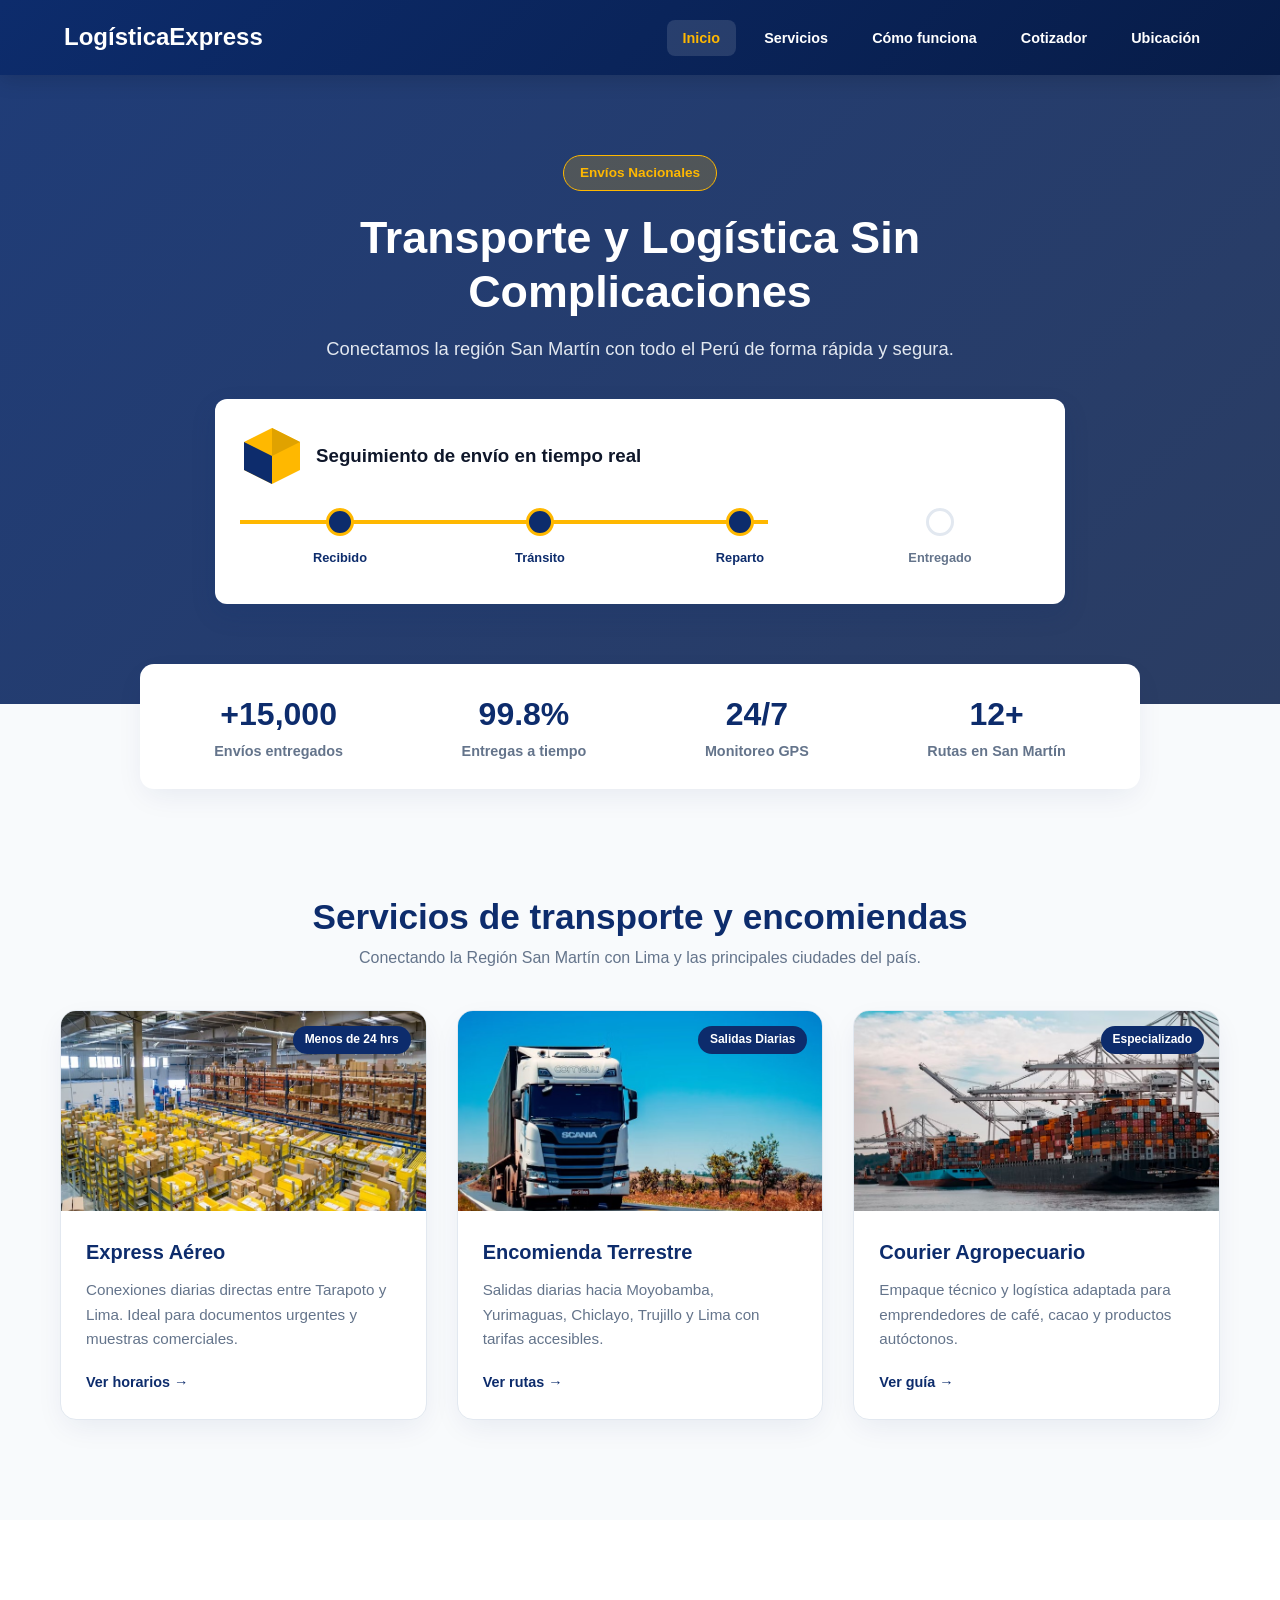
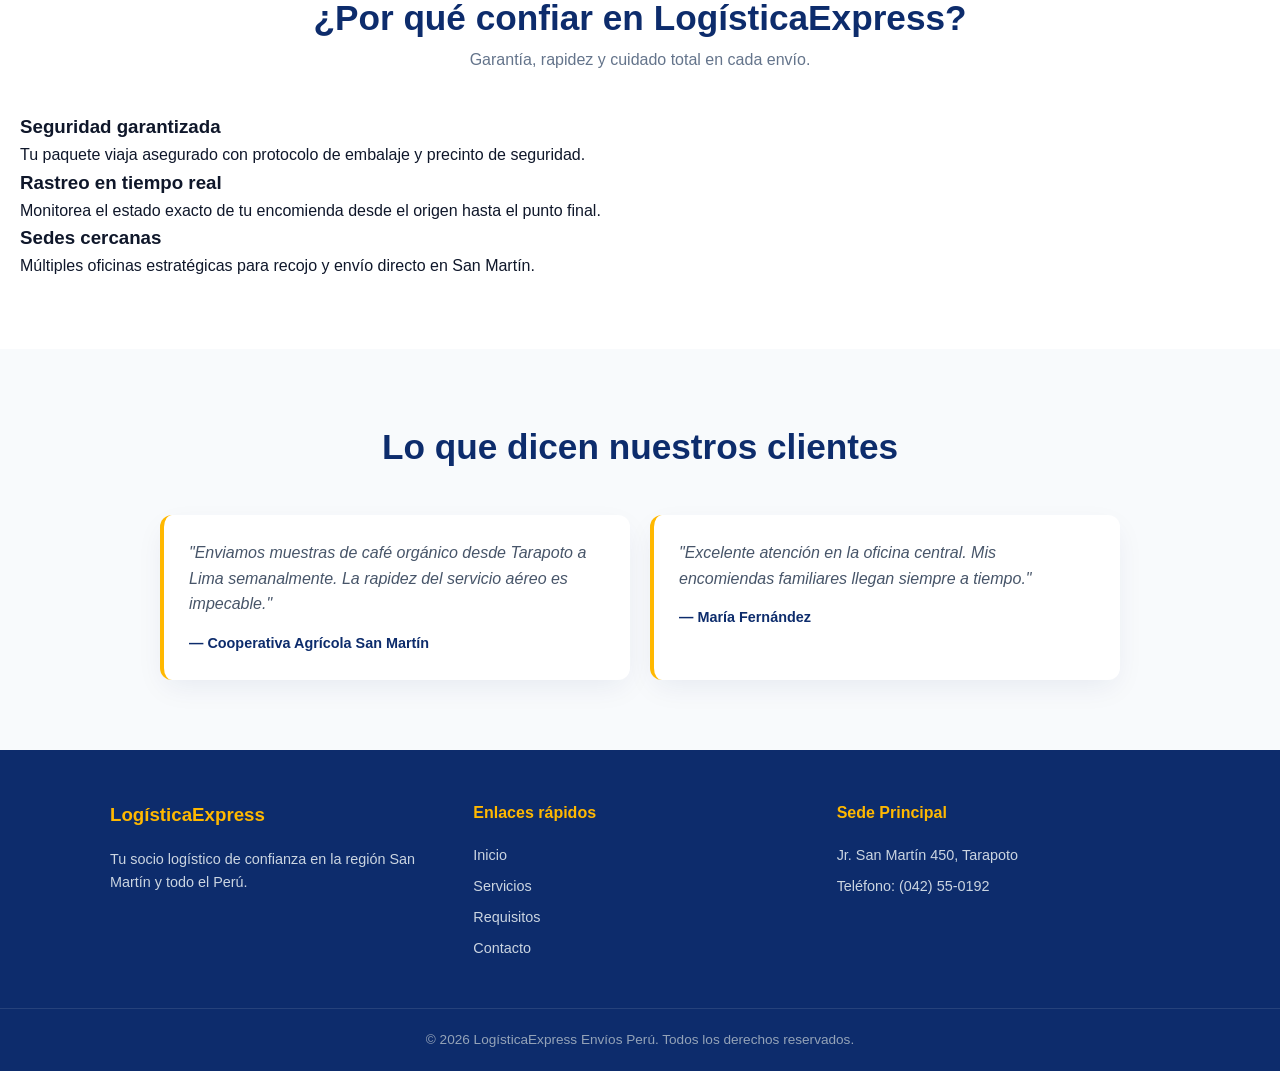
<file: index.html>
<!DOCTYPE html>
<html lang="es">
<head>
  <meta charset="UTF-8">
  <meta name="viewport" content="width=device-width, initial-scale=1.0">
  <meta name="description" content="LogísticaExpress Perú - Envíos, encomiendas y mensajería en Tarapoto y la Amazonía.">
  <title>Inicio — LogísticaExpress Perú</title>
  <link rel="stylesheet" href="CSS/inicio.css">
</head>
<body>

  <!-- ENCABEZADO Y NAVEGACIÓN -->
  <header>
    <a href="index.html" class="logo">LogísticaExpress</a>
    <nav>
      <ul>
        <li><a href="index.html" class="active">Inicio</a></li>
        <li><a href="HTML/servicios.html">Servicios</a></li>
        <li class="dropdown">
          <a href="HTML/requisitos.html">Cómo funciona</a>
          <ul class="dropdown-menu">
            <li><a href="HTML/requisitos.html#pasos">Pasos para enviar</a></li>
            <li><a href="HTML/requisitos.html#requisitos">Requisitos por tipo</a></li>
            <li><a href="HTML/requisitos.html#prohibidos">Artículos prohibidos</a></li>
          </ul>
        </li>
        <li><a href="HTML/formulario.html">Cotizador</a></li>
        <li><a href="HTML/contacto.html">Ubicación</a></li>
      </ul>
    </nav>
  </header>

  <main>
    <!-- HERO SECTION -->
    <section class="hero">
  <div class="hero-overlay"></div>
  <div class="hero-content">
    <span class="badge">Envíos Nacionales</span>
    <h1>Transporte y Logística Sin Complicaciones</h1>
    <p>Conectamos la región San Martín con todo el Perú de forma rápida y segura.</p>

    <!-- ==================== AQUÍ AGREGAS EL MÓDULO ==================== -->
    <div class="tracking-container">
      <div class="rastreo-header">
        <!-- EFECTO 3: Ícono SVG de paquete animado -->
        <svg class="svg-paquete-animado" viewBox="0 0 64 64" width="64" height="64">
          <path fill="#ffb800" d="M32 4L4 18v28l28 14 28-14V18L32 4z"/>
          <path fill="#e0a200" d="M32 4v28l28-14L32 4z"/>
          <path fill="#0d2c6c" d="M4 18l28 14v28L4 46V18z"/>
        </svg>
        <h3>Seguimiento de envío en tiempo real</h3>
      </div>

      <!-- RF-30.2: Línea de tiempo -->
      <div class="timeline">
        <div class="timeline-bar"></div>
        <div class="timeline-step active">
          <div class="step-dot"></div>
          <span class="step-label">Recibido</span>
        </div>
        <div class="timeline-step active">
          <div class="step-dot"></div>
          <span class="step-label">Tránsito</span>
        </div>
        <div class="timeline-step active">
          <div class="step-dot"></div>
          <span class="step-label">Reparto</span>
        </div>
        <div class="timeline-step">
          <div class="step-dot"></div>
          <span class="step-label">Entregado</span>
        </div>
      </div>
    </div>
    <!-- ================================================================ -->

  </div>
</section>

    <!-- ESTADÍSTICAS -->
    <section class="stats-bar">
      <div class="stat-item">
        <h2>+15,000</h2>
        <p>Envíos entregados</p>
      </div>
      <div class="stat-item">
        <h2>99.8%</h2>
        <p>Entregas a tiempo</p>
      </div>
      <div class="stat-item">
        <h2>24/7</h2>
        <p>Monitoreo GPS</p>
      </div>
      <div class="stat-item">
        <h2>12+</h2>
        <p>Rutas en San Martín</p>
      </div>
    </section>

    <!-- CATÁLOGO DE SERVICIOS -->
    <section class="resumen-inicio" id="servicios">
      <div class="section-title">
        <h2>Servicios de transporte y encomiendas</h2>
        <p>Conectando la Región San Martín con Lima y las principales ciudades del país.</p>
      </div>

      <div class="resumen-grid">
        <article class="resumen-card">
          <div class="card-img-wrapper">
            <img src="aereo.jpg" alt="Carga Aérea Express">
            <span class="card-badge">Menos de 24 hrs</span>
          </div>
          <div class="resumen-card-body">
            <h3>Express Aéreo</h3>
            <p>Conexiones diarias directas entre Tarapoto y Lima. Ideal para documentos urgentes y muestras comerciales.</p>
            <a href="HTML/expresoaereo.html" class="link-btn">Ver horarios →</a>
          </div>
        </article>

        <article class="resumen-card">
          <div class="card-img-wrapper">
            <img src="terrestre.jpg" alt="Encomienda Terrestre">
            <span class="card-badge">Salidas Diarias</span>
          </div>
          <div class="resumen-card-body">
            <h3>Encomienda Terrestre</h3>
            <p>Salidas diarias hacia Moyobamba, Yurimaguas, Chiclayo, Trujillo y Lima con tarifas accesibles.</p>
            <a href="HTML/encomiendaterrestre.html" class="link-btn">Ver rutas →</a>
          </div>
        </article>

        <article class="resumen-card">
          <div class="card-img-wrapper">
            <img src="agropecuario.jpg" alt="Courier Agropecuario">
            <span class="card-badge">Especializado</span>
          </div>
          <div class="resumen-card-body">
            <h3>Courier Agropecuario</h3>
            <p>Empaque técnico y logística adaptada para emprendedores de café, cacao y productos autóctonos.</p>
            <a href="HTML/courieragropecuario.html" class="link-btn">Ver guía →</a>
          </div>
        </article>
      </div>
    </section>

    <!-- VENTAJAS / POR QUÉ ELEGIRNOS -->
    <section class="features-section" id="beneficios">
      <div class="section-title">
        <h2>¿Por qué confiar en LogísticaExpress?</h2>
        <p>Garantía, rapidez y cuidado total en cada envío.</p>
      </div>

      <div class="features-grid">
        <div class="feature-box">
          <h3>Seguridad garantizada</h3>
          <p>Tu paquete viaja asegurado con protocolo de embalaje y precinto de seguridad.</p>
        </div>
        <div class="feature-box">
          <h3>Rastreo en tiempo real</h3>
          <p>Monitorea el estado exacto de tu encomienda desde el origen hasta el punto final.</p>
        </div>
        <div class="feature-box">
          <h3>Sedes cercanas</h3>
          <p>Múltiples oficinas estratégicas para recojo y envío directo en San Martín.</p>
        </div>
      </div>
    </section>

    <!-- TESTIMONIOS -->
    <section class="testimonials-section" id="testimonios">
      <div class="section-title">
        <h2>Lo que dicen nuestros clientes</h2>
      </div>

      <div class="testimonials-grid">
        <div class="testimonial-card">
          <p>"Enviamos muestras de café orgánico desde Tarapoto a Lima semanalmente. La rapidez del servicio aéreo es impecable."</p>
          <h4>— Cooperativa Agrícola San Martín</h4>
        </div>
        <div class="testimonial-card">
          <p>"Excelente atención en la oficina central. Mis encomiendas familiares llegan siempre a tiempo."</p>
          <h4>— María Fernández</h4>
        </div>
      </div>
    </section>
  </main>

  <!-- PIE DE PÁGINA -->
  <footer>
    <div class="footer-container">
      <div class="footer-col">
        <h3>LogísticaExpress</h3>
        <p>Tu socio logístico de confianza en la región San Martín y todo el Perú.</p>
      </div>
      <div class="footer-col">
        <h4>Enlaces rápidos</h4>
        <ul>
          <li><a href="index.html">Inicio</a></li>
          <li><a href="HTML/servicios.html">Servicios</a></li>
          <li><a href="HTML/requisitos.html">Requisitos</a></li>
          <li><a href="HTML/contacto.html">Contacto</a></li>
        </ul>
      </div>
      <div class="footer-col">
        <h4>Sede Principal</h4>
        <p>Jr. San Martín 450, Tarapoto</p>
        <p>Teléfono: (042) 55-0192</p>
      </div>
    </div>
    <div class="footer-bottom">
      <p>&copy; 2026 LogísticaExpress Envíos Perú. Todos los derechos reservados.</p>
    </div>
  </footer>

</body>
</html>
</file>
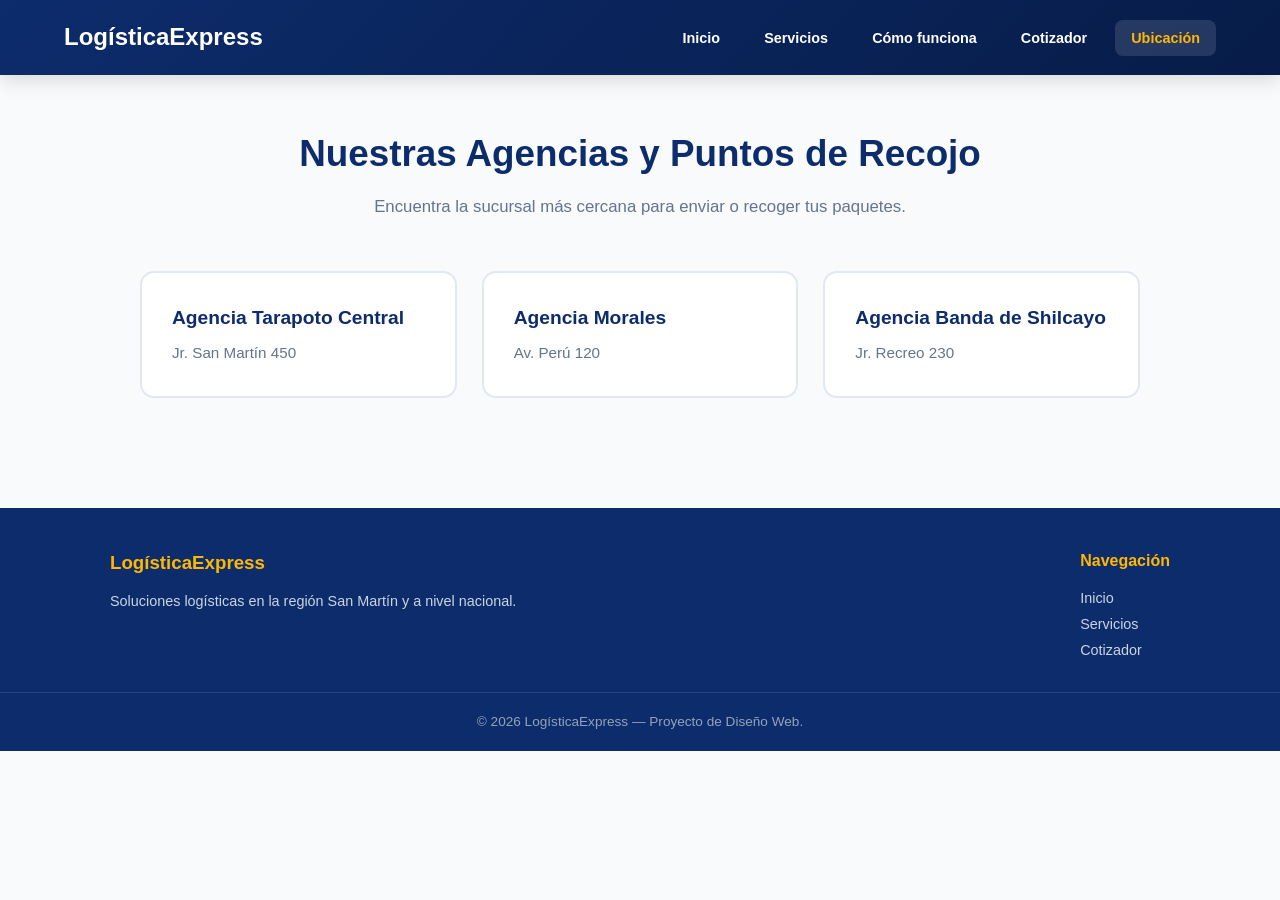
<file: HTML/contacto.html>
<!DOCTYPE html>
<html lang="es">
<head>
  <meta charset="UTF-8">
  <meta name="viewport" content="width=device-width, initial-scale=1.0">
  <meta name="description" content="Ubicación y puntos de recojo - LogísticaExpress">
  <title>Ubicación y Agencias — LogísticaExpress</title>
  <link rel="stylesheet" href="../CSS/servicios.css">
</head>
<body>

  <!-- ENCABEZADO Y NAVEGACIÓN -->
  <header>
    <a href="../index.html" class="logo">LogísticaExpress</a>
    <nav>
      <ul>
        <li><a href="../index.html">Inicio</a></li>
        <li><a href="servicios.html">Servicios</a></li>
        <li class="dropdown">
          <a href="requisitos.html">Cómo funciona</a>
          <ul class="dropdown-menu">
            <li><a href="requisitos.html#pasos">Pasos para enviar</a></li>
            <li><a href="requisitos.html#requisitos">Requisitos por tipo</a></li>
            <li><a href="requisitos.html#prohibidos">Artículos prohibidos</a></li>
          </ul>
        </li>
        <li><a href="formulario.html">Cotizador</a></li>
        <li><a href="contacto.html" class="active">Ubicación</a></li>
      </ul>
    </nav>
  </header>

  <main>
    <section class="page-header">
      <h1>Nuestras Agencias y Puntos de Recojo</h1>
      <p class="subtitulo">Encuentra la sucursal más cercana para enviar o recoger tus paquetes.</p>
    </section>

    <!-- PUNTOS DE RECOJO CON ANIMACIÓN ESCALONADA -->
    <section class="puntos-recojo-grid">
      <div class="punto-card" style="--i: 1;">
        <h3>Agencia Tarapoto Central</h3>
        <p>Jr. San Martín 450</p>
      </div>
      <div class="punto-card" style="--i: 2;">
        <h3>Agencia Morales</h3>
        <p>Av. Perú 120</p>
      </div>
      <div class="punto-card" style="--i: 3;">
        <h3>Agencia Banda de Shilcayo</h3>
        <p>Jr. Recreo 230</p>
      </div>
    </section>
  </main>

  <!-- PIE DE PÁGINA -->
  <footer>
    <div class="footer-container">
      <div class="footer-col">
        <h3>LogísticaExpress</h3>
        <p>Soluciones logísticas en la región San Martín y a nivel nacional.</p>
      </div>
      <div class="footer-col">
        <h4>Navegación</h4>
        <ul>
          <li><a href="../index.html">Inicio</a></li>
          <li><a href="servicios.html">Servicios</a></li>
          <li><a href="formulario.html">Cotizador</a></li>
        </ul>
      </div>
    </div>
    <div class="footer-bottom">
      <p>&copy; 2026 LogísticaExpress — Proyecto de Diseño Web.</p>
    </div>
  </footer>

</body>
</html>
</file>
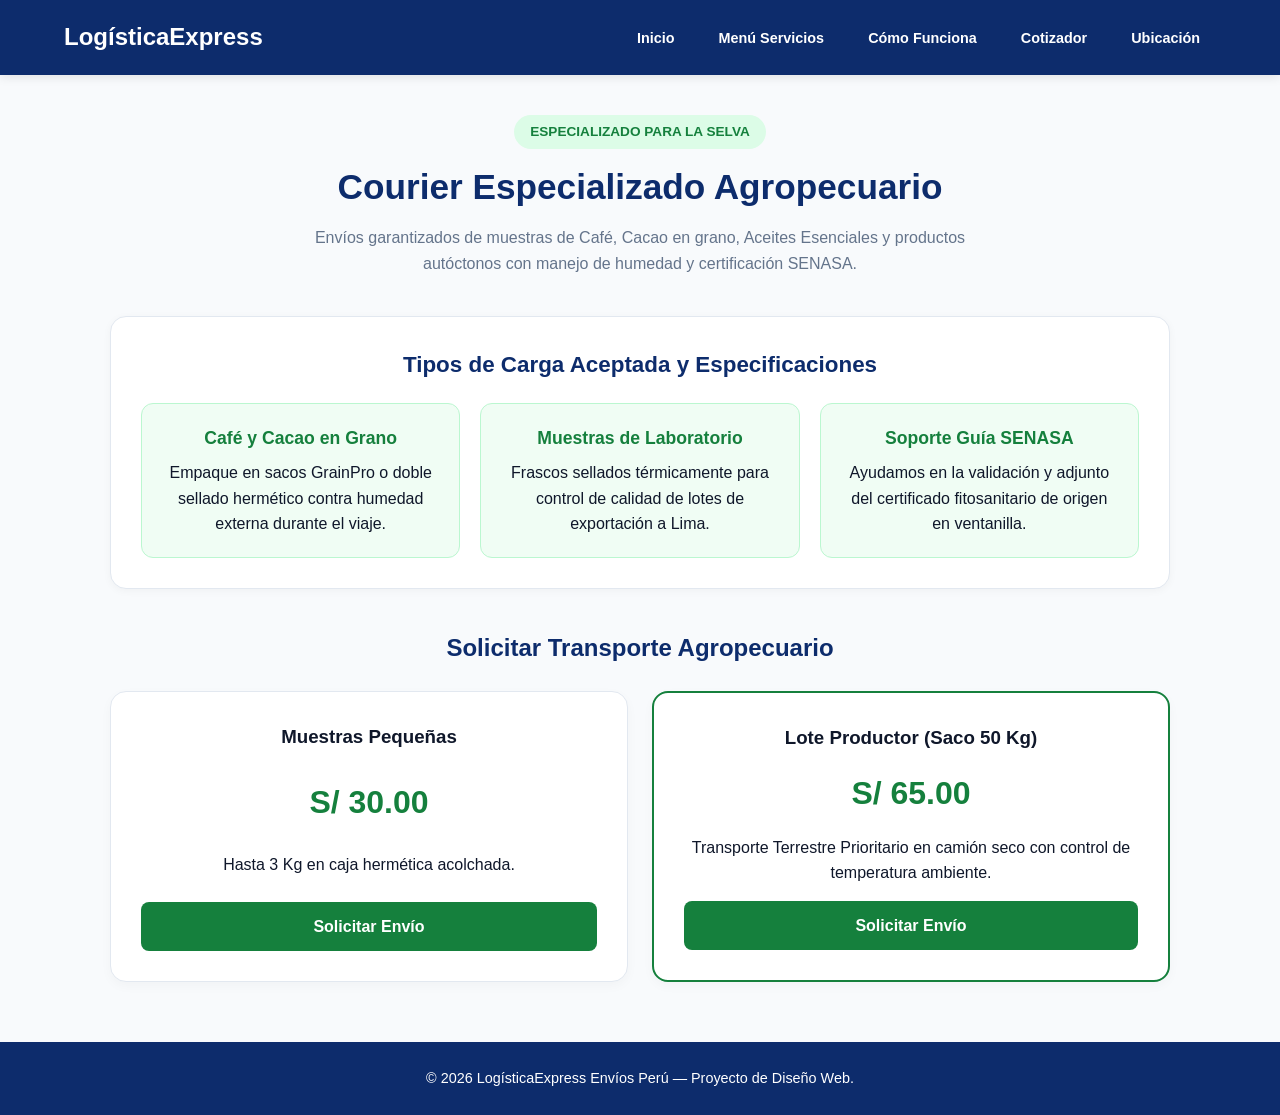
<file: HTML/courieragropecuario.html>
<!DOCTYPE html>
<html lang="es">
<head>
  <meta charset="UTF-8">
  <meta name="viewport" content="width=device-width, initial-scale=1.0">
  <title>Courier Agropecuario | LogísticaExpress</title>
  <link rel="stylesheet" href="../CSS/Courieragropecuario.css">
</head>
<body>

  <header>
    <a href="../index.html" class="logo">LogísticaExpress</a>
    <nav>
      <ul>
        <li><a href="../index.html">Inicio</a></li>
        <li class="dropdown">
          <a href="servicios.html" class="dropdown-btn">Menú Servicios</a>
          <ul class="dropdown-menu">
            <li><a href="expresoaereo.html">Expreso Aéreo</a></li>
            <li><a href="encomiendaterrestre.html">Encomienda Terrestre</a></li>
            <li><a href="courieragropecuario.html">Courier Agropecuario</a></li>
            <li><a href="servicios.html">Todos los Servicios</a></li>
          </ul>
        </li>
        <li><a href="requisitos.html">Cómo Funciona</a></li>
        <li><a href="formulario.html">Cotizador</a></li>
        <li><a href="contacto.html">Ubicación</a></li>
      </ul>
    </nav>
  </header>

  <main>
    <div class="service-hero">
      <span class="badge agro">Especializado para la Selva</span>
      <h1>Courier Especializado Agropecuario</h1>
      <p>Envíos garantizados de muestras de Café, Cacao en grano, Aceites Esenciales y productos autóctonos con manejo de humedad y certificación SENASA.</p>
    </div>

    <!-- REQUISITOS Y EMPAQUE -->
    <section class="info-block">
      <h2>Tipos de Carga Aceptada y Especificaciones</h2>
      <div class="agro-grid">
        <div class="agro-item">
          <h3>Café y Cacao en Grano</h3>
          <p>Empaque en sacos GrainPro o doble sellado hermético contra humedad externa durante el viaje.</p>
        </div>
        <div class="agro-item">
          <h3>Muestras de Laboratorio</h3>
          <p>Frascos sellados térmicamente para control de calidad de lotes de exportación a Lima.</p>
        </div>
        <div class="agro-item">
          <h3>Soporte Guía SENASA</h3>
          <p>Ayudamos en la validación y adjunto del certificado fitosanitario de origen en ventanilla.</p>
        </div>
      </div>
    </section>

    <!-- SELECCIÓN Y SOLICITUD -->
    <section class="buy-section">
      <h2>Solicitar Transporte Agropecuario</h2>
      <div class="agro-plans">
        <div class="plan-card">
          <h3>Muestras Pequeñas</h3>
          <div class="price">S/ 30.00</div>
          <p>Hasta 3 Kg en caja hermética acolchada.</p>
          <a href="formulario.html?servicio=agro_muestra" class="btn-agro">Solicitar Envío</a>
        </div>

        <div class="plan-card featured">
          <h3>Lote Productor (Saco 50 Kg)</h3>
          <div class="price">S/ 65.00</div>
          <p>Transporte Terrestre Prioritario en camión seco con control de temperatura ambiente.</p>
          <a href="formulario.html?servicio=agro_saco" class="btn-agro">Solicitar Envío</a>
        </div>
      </div>
    </section>
  </main>

  <footer>
    <p>&copy; 2026 LogísticaExpress Envíos Perú — Proyecto de Diseño Web.</p>
  </footer>

</body>
</html>
</file>
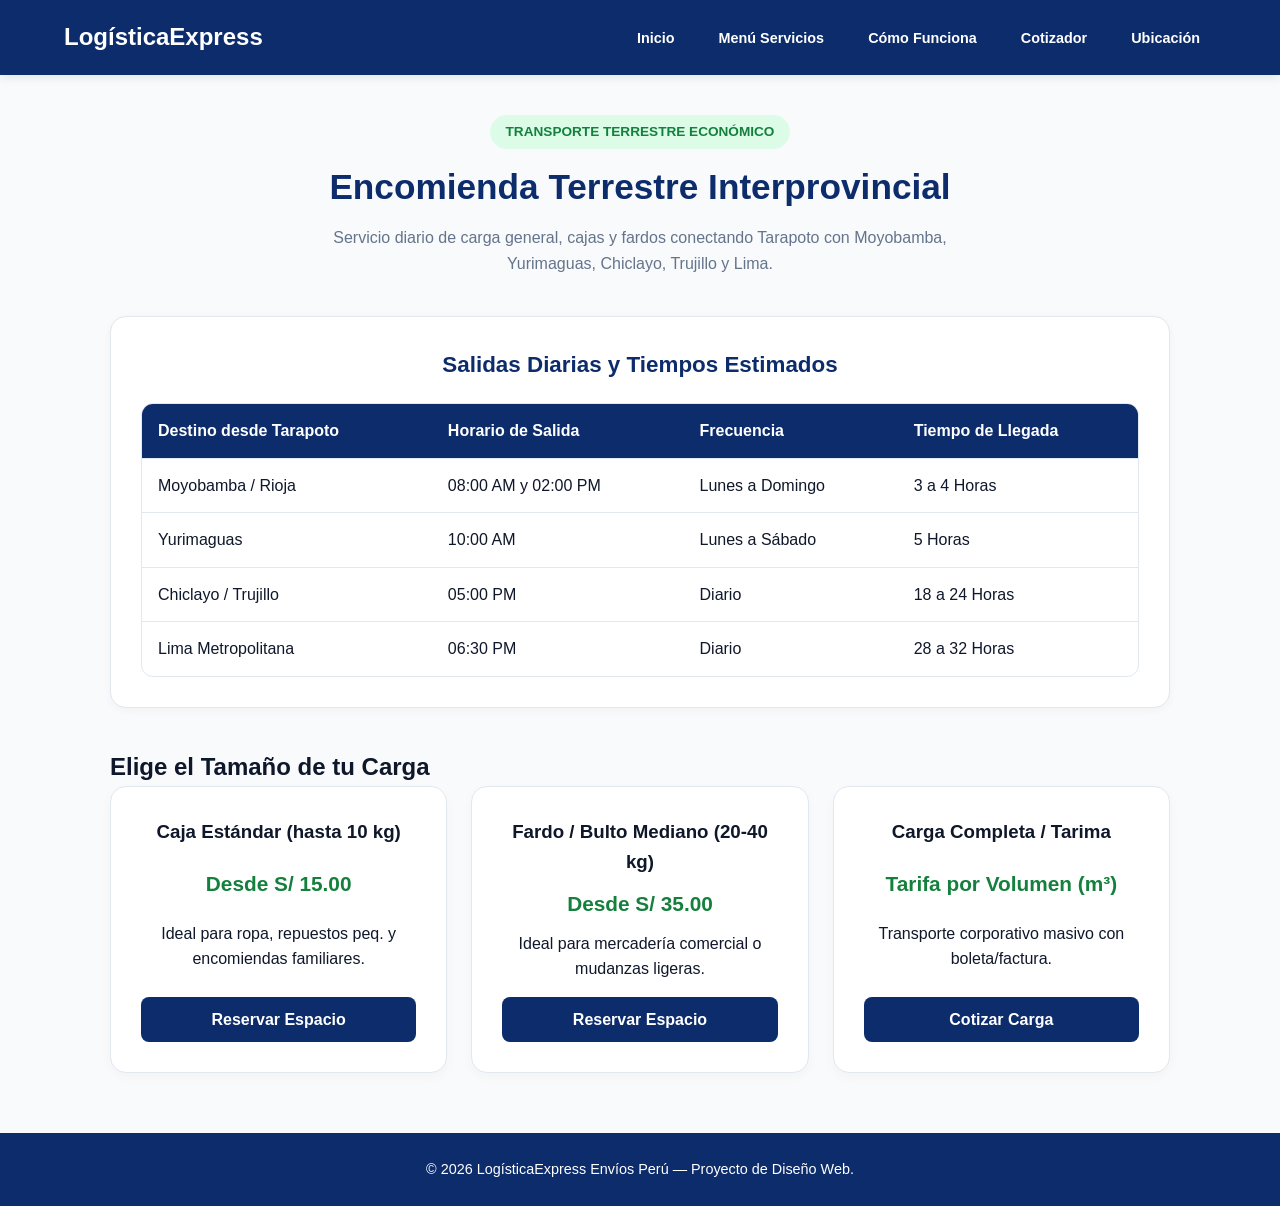
<file: HTML/encomiendaterrestre.html>
<!DOCTYPE html>
<html lang="es">
<head>
  <meta charset="UTF-8">
  <meta name="viewport" content="width=device-width, initial-scale=1.0">
  <title>Encomienda Terrestre | LogísticaExpress</title>
  <link rel="stylesheet" href="../CSS/encomiendaterrestre.css">
</head>
<body>

  <header>
    <a href="../index.html" class="logo">LogísticaExpress</a>
    <nav>
      <ul>
        <li><a href="../index.html">Inicio</a></li>
        <li class="dropdown">
          <a href="servicios.html" class="dropdown-btn">Menú Servicios</a>
          <ul class="dropdown-menu">
            <li><a href="expresoaereo.html">Expreso Aéreo</a></li>
            <li><a href="encomiendaterrestre.html">Encomienda Terrestre</a></li>
            <li><a href="courieragropecuario.html">Courier Agropecuario</a></li>
            <li><a href="servicios.html">Todos los Servicios</a></li>
          </ul>
        </li>
        <li><a href="requisitos.html">Cómo Funciona</a></li>
        <li><a href="formulario.html">Cotizador</a></li>
        <li><a href="contacto.html">Ubicación</a></li>
      </ul>
    </nav>
  </header>

  <main>
    <div class="service-hero">
      <span class="badge econo">Transporte Terrestre Económico</span>
      <h1>Encomienda Terrestre Interprovincial</h1>
      <p>Servicio diario de carga general, cajas y fardos conectando Tarapoto con Moyobamba, Yurimaguas, Chiclayo, Trujillo y Lima.</p>
    </div>

    <!-- HORARIOS DE SALIDA -->
    <section class="info-block">
      <h2>Salidas Diarias y Tiempos Estimados</h2>
      <div class="table-container">
        <table>
          <thead>
            <tr>
              <th scope="col">Destino desde Tarapoto</th>
              <th scope="col">Horario de Salida</th>
              <th scope="col">Frecuencia</th>
              <th scope="col">Tiempo de Llegada</th>
            </tr>
          </thead>
          <tbody>
            <tr>
              <td>Moyobamba / Rioja</td>
              <td>08:00 AM y 02:00 PM</td>
              <td>Lunes a Domingo</td>
              <td>3 a 4 Horas</td>
            </tr>
            <tr>
              <td>Yurimaguas</td>
              <td>10:00 AM</td>
              <td>Lunes a Sábado</td>
              <td>5 Horas</td>
            </tr>
            <tr>
              <td>Chiclayo / Trujillo</td>
              <td>05:00 PM</td>
              <td>Diario</td>
              <td>18 a 24 Horas</td>
            </tr>
            <tr>
              <td>Lima Metropolitana</td>
              <td>06:30 PM</td>
              <td>Diario</td>
              <td>28 a 32 Horas</td>
            </tr>
          </tbody>
        </table>
      </div>
    </section>

    <!-- COMPRA DE ESPACIO -->
    <section class="buy-section">
      <h2>Elige el Tamaño de tu Carga</h2>
      <div class="routes-grid">
        <div class="route-card">
          <h3>Caja Estándar (hasta 10 kg)</h3>
          <p class="price-tag">Desde S/ 15.00</p>
          <p>Ideal para ropa, repuestos peq. y encomiendas familiares.</p>
          <a href="formulario.html?servicio=terrestre_caja" class="btn-select">Reservar Espacio</a>
        </div>

        <div class="route-card">
          <h3>Fardo / Bulto Mediano (20-40 kg)</h3>
          <p class="price-tag">Desde S/ 35.00</p>
          <p>Ideal para mercadería comercial o mudanzas ligeras.</p>
          <a href="formulario.html?servicio=terrestre_fardo" class="btn-select">Reservar Espacio</a>
        </div>

        <div class="route-card">
          <h3>Carga Completa / Tarima</h3>
          <p class="price-tag">Tarifa por Volumen (m³)</p>
          <p>Transporte corporativo masivo con boleta/factura.</p>
          <a href="formulario.html?servicio=terrestre_masivo" class="btn-select">Cotizar Carga</a>
        </div>
      </div>
    </section>
  </main>

  <footer>
    <p>&copy; 2026 LogísticaExpress Envíos Perú — Proyecto de Diseño Web.</p>
  </footer>

</body>
</html>
</file>
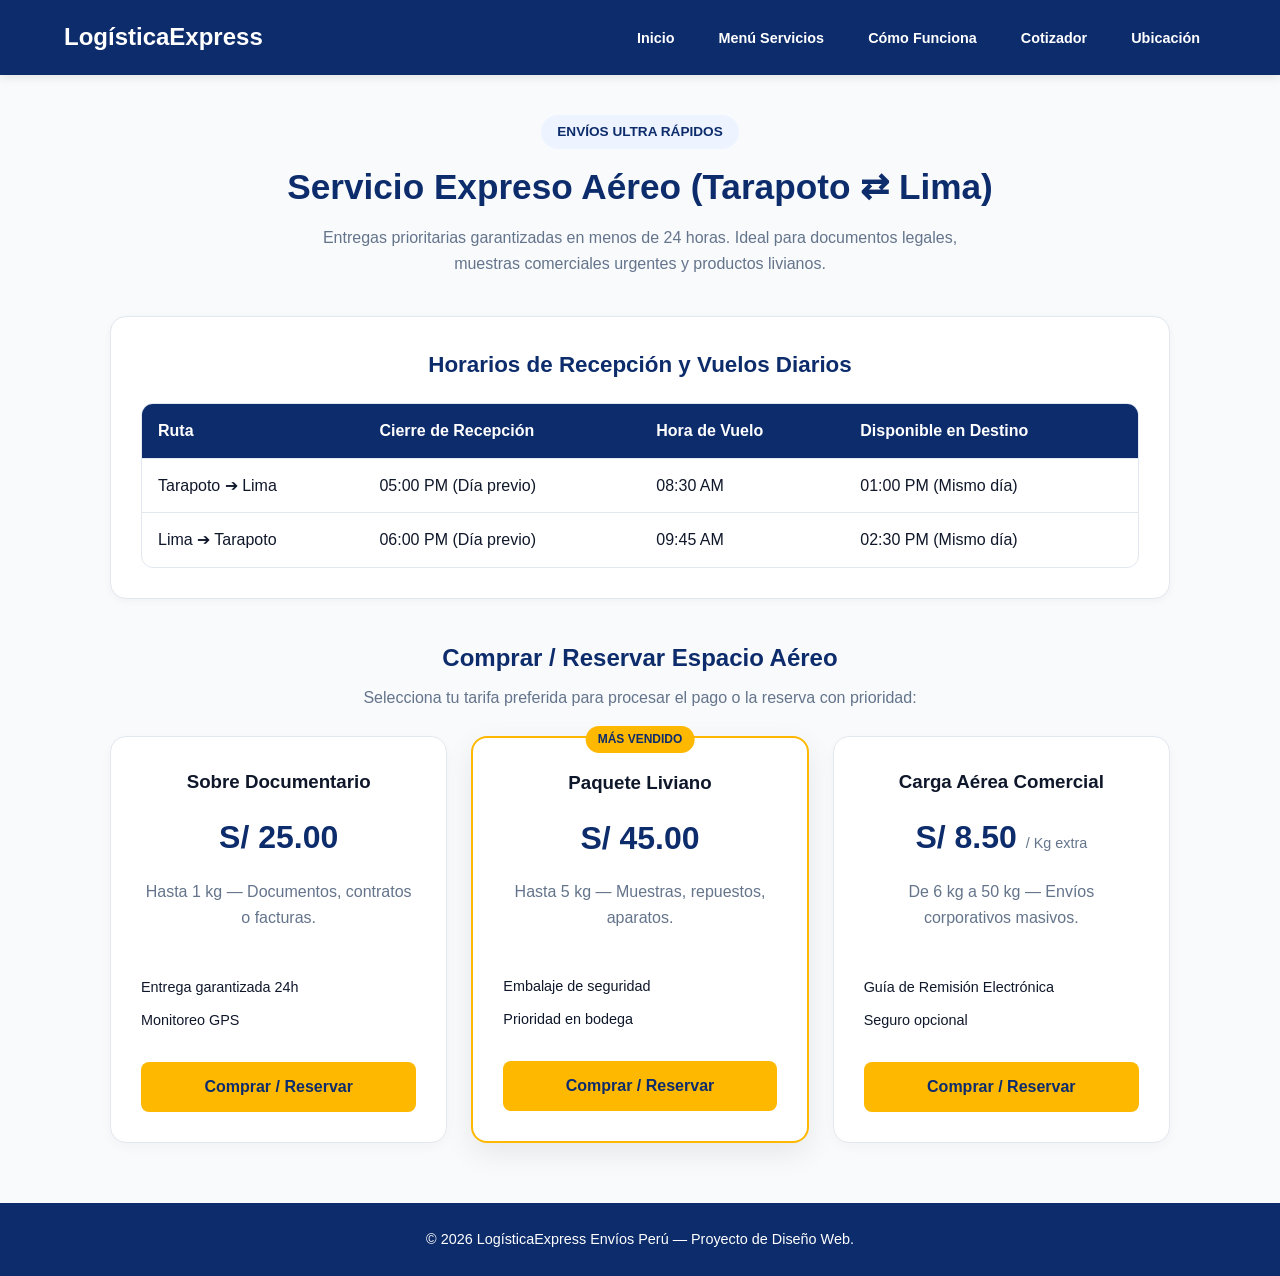
<file: HTML/expresoaereo.html>
<!DOCTYPE html>
<html lang="es">
<head>
  <meta charset="UTF-8">
  <meta name="viewport" content="width=device-width, initial-scale=1.0">
  <title>Expreso Aéreo 24H | LogísticaExpress</title>
  <link rel="stylesheet" href="../CSS/expresaereo.css">
</head>
<body>

  <header>
    <a href="../index.html" class="logo">LogísticaExpress</a>
    <nav>
      <ul>
        <li><a href="../index.html">Inicio</a></li>
        <li class="dropdown">
          <a href="servicios.html" class="dropdown-btn">Menú Servicios</a>
          <ul class="dropdown-menu">
            <li><a href="expresoaereo.html">Expreso Aéreo</a></li>
            <li><a href="encomiendaterrestre.html">Encomienda Terrestre</a></li>
            <li><a href="courieragropecuario.html">Courier Agropecuario</a></li>
            <li><a href="servicios.html">Todos los Servicios</a></li>
          </ul>
        </li>
        <li><a href="requisitos.html">Cómo Funciona</a></li>
        <li><a href="formulario.html">Cotizador</a></li>
        <li><a href="contacto.html">Ubicación</a></li>
      </ul>
    </nav>
  </header>

  <main>
    <div class="service-hero">
      <span class="badge">Envíos Ultra Rápidos</span>
      <h1>Servicio Expreso Aéreo (Tarapoto ⇄ Lima)</h1>
      <p>Entregas prioritarias garantizadas en menos de 24 horas. Ideal para documentos legales, muestras comerciales urgentes y productos livianos.</p>
    </div>

    <!-- HORARIOS DE SALIDA -->
    <section class="info-block">
      <h2>Horarios de Recepción y Vuelos Diarios</h2>
      <div class="table-container">
        <table>
          <thead>
            <tr>
              <th scope="col">Ruta</th>
              <th scope="col">Cierre de Recepción</th>
              <th scope="col">Hora de Vuelo</th>
              <th scope="col">Disponible en Destino</th>
            </tr>
          </thead>
          <tbody>
            <tr>
              <td>Tarapoto ➔ Lima</td>
              <td>05:00 PM (Día previo)</td>
              <td>08:30 AM</td>
              <td>01:00 PM (Mismo día)</td>
            </tr>
            <tr>
              <td>Lima ➔ Tarapoto</td>
              <td>06:00 PM (Día previo)</td>
              <td>09:45 AM</td>
              <td>02:30 PM (Mismo día)</td>
            </tr>
          </tbody>
        </table>
      </div>
    </section>

    <!-- COMPRA / RESERVA RÁPIDA -->
    <section class="buy-section">
      <h2>Comprar / Reservar Espacio Aéreo</h2>
      <p>Selecciona tu tarifa preferida para procesar el pago o la reserva con prioridad:</p>

      <div class="pricing-grid">
        <div class="price-card">
          <h3>Sobre Documentario</h3>
          <div class="price">S/ 25.00</div>
          <p>Hasta 1 kg — Documentos, contratos o facturas.</p>
          <ul>
            <li>Entrega garantizada 24h</li>
            <li>Monitoreo GPS</li>
          </ul>
          <a href="formulario.html?servicio=aereo_sobre" class="btn-buy">Comprar / Reservar</a>
        </div>

        <div class="price-card featured">
          <span class="pop-tag">Más Vendido</span>
          <h3>Paquete Liviano</h3>
          <div class="price">S/ 45.00</div>
          <p>Hasta 5 kg — Muestras, repuestos, aparatos.</p>
          <ul>
            <li>Embalaje de seguridad</li>
            <li>Prioridad en bodega</li>
          </ul>
          <a href="formulario.html?servicio=aereo_paquete" class="btn-buy">Comprar / Reservar</a>
        </div>

        <div class="price-card">
          <h3>Carga Aérea Comercial</h3>
          <div class="price">S/ 8.50 <span>/ Kg extra</span></div>
          <p>De 6 kg a 50 kg — Envíos corporativos masivos.</p>
          <ul>
            <li>Guía de Remisión Electrónica</li>
            <li>Seguro opcional</li>
          </ul>
          <a href="formulario.html?servicio=aereo_carga" class="btn-buy">Comprar / Reservar</a>
        </div>
      </div>
    </section>
  </main>

  <footer>
    <p>&copy; 2026 LogísticaExpress Envíos Perú — Proyecto de Diseño Web.</p>
  </footer>

</body>
</html>
</file>
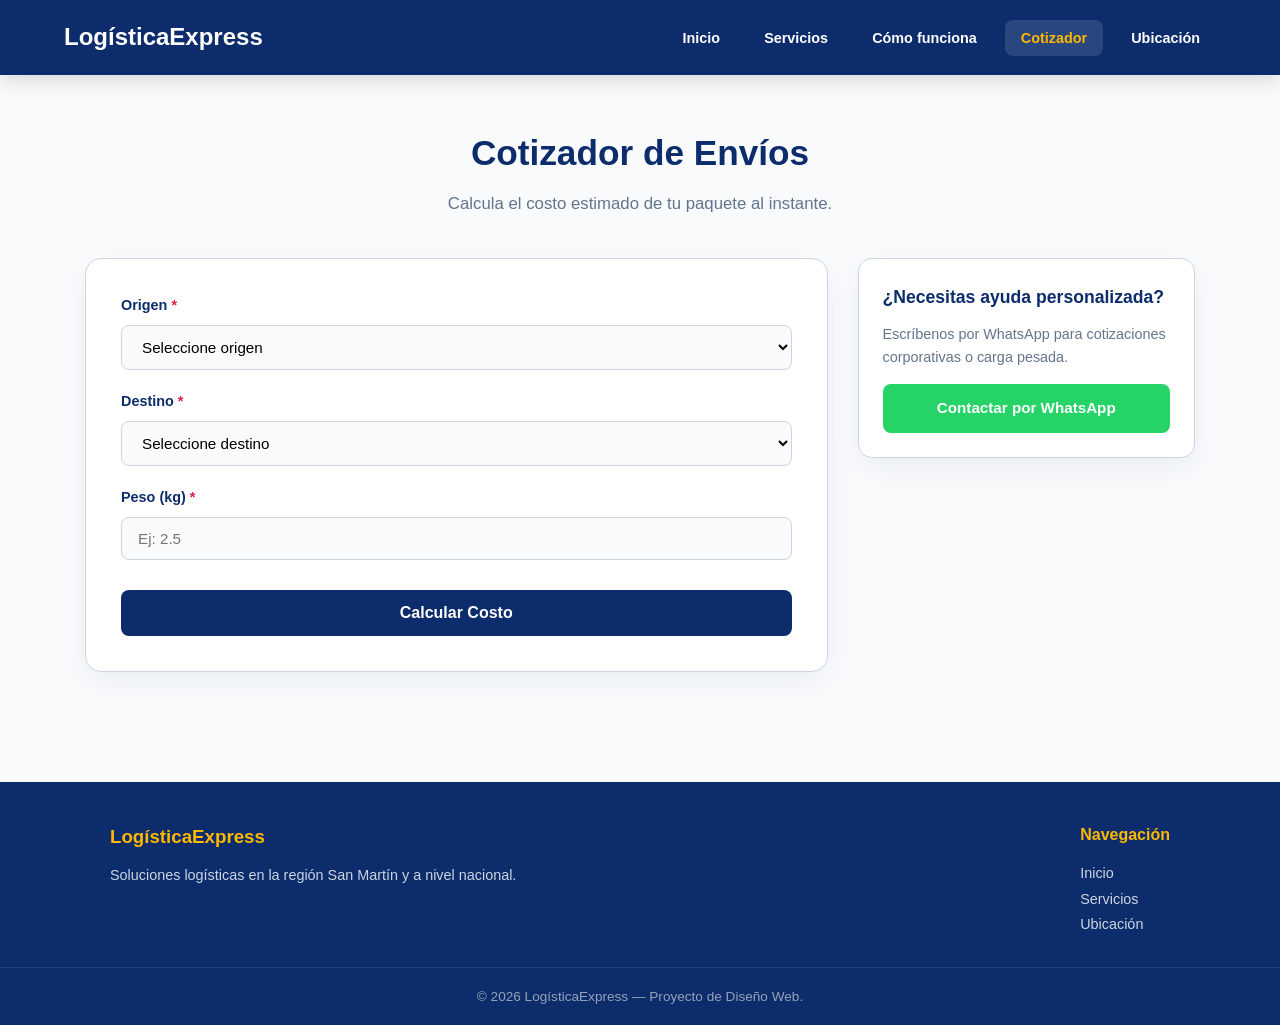
<file: HTML/formulario.html>
<!DOCTYPE html>
<html lang="es">
<head>
  <meta charset="UTF-8">
  <meta name="viewport" content="width=device-width, initial-scale=1.0">
  <meta name="description" content="Cotizador de envíos - LogísticaExpress">
  <title>Cotizador — LogísticaExpress</title>
  <!-- Enlace a formulario.css -->
  <link rel="stylesheet" href="../CSS/formulario.css">
</head>
<body>

  <!encabezado>
  <header>
    <a href="../index.html" class="logo">LogísticaExpress</a>
    <nav>
      <ul>
        <li><a href="../index.html">Inicio</a></li>
        <li><a href="servicios.html">Servicios</a></li>
        <li class="dropdown">
          <a href="requisitos.html">Cómo funciona</a>
          <ul class="dropdown-menu">
            <li><a href="requisitos.html#pasos">Pasos para enviar</a></li>
            <li><a href="requisitos.html#requisitos">Requisitos por tipo</a></li>
            <li><a href="requisitos.html#prohibidos">Artículos prohibidos</a></li>
          </ul>
        </li>
        <li><a href="formulario.html" class="active">Cotizador</a></li>
        <li><a href="contacto.html">Ubicación</a></li>
      </ul>
    </nav>
  </header>

  <main>
    <section class="page-header">
      <h1>Cotizador de Envíos</h1>
      <p class="subtitulo">Calcula el costo estimado de tu paquete al instante.</p>
    </section>

    <div class="cotizador-wrapper">
      <!-- TARJETA DEL FORMULARIO -->
      <section class="form-card">
        <form class="cotizador-form" id="form-cotizador">
          <div class="form-group">
            <label for="origen">Origen <span class="req">*</span></label>
            <select id="origen" required>
              <option value="">Seleccione origen</option>
              <option value="tarapoto">Tarapoto</option>
              <option value="moyobamba">Moyobamba</option>
              <option value="lima">Lima</option>
            </select>
          </div>

          <div class="form-group">
            <label for="destino">Destino <span class="req">*</span></label>
            <select id="destino" required>
              <option value="">Seleccione destino</option>
              <option value="lima">Lima</option>
              <option value="chiclayo">Chiclayo</option>
              <option value="yurimaguas">Yurimaguas</option>
            </select>
          </div>

          <div class="form-group">
            <label for="peso">Peso (kg) <span class="req">*</span></label>
            <input type="number" id="peso" min="0.1" step="0.1" required placeholder="Ej: 2.5">
          </div>

          <button type="submit" class="btn-cotizar">Calcular Costo</button>
        </form>

        <!animar cotizacion>
        <div id="resultado-cotizacion" class="confirmacion-cotizacion">
          <!-- Se actualiza dinámicamente -->
        </div>

        <!linea de animacion>
        <div id="timeline-cotizacion" class="timeline-wrapper" style="display: none;">
          <p class="timeline-title">Proyección del proceso de envío:</p>
          <div class="timeline">
            <div class="timeline-bg"></div>
            <div class="timeline-bar"></div>

            <div class="timeline-step active">
              <div class="step-dot"></div>
              <span class="step-label">Recepción</span>
            </div>
            <div class="timeline-step active">
              <div class="step-dot"></div>
              <span class="step-label">En Tránsito</span>
            </div>
            <div class="timeline-step active">
              <div class="step-dot"></div>
              <span class="step-label">En Reparto</span>
            </div>
            <div class="timeline-step">
              <div class="step-dot"></div>
              <span class="step-label">Entregado</span>
            </div>
          </div>
        </div>
      </section>

      <!contacto personalizado>
      <aside class="info-sidebar">
        <div class="sidebar-box">
          <h3>¿Necesitas ayuda personalizada?</h3>
          <p>Escríbenos por WhatsApp para cotizaciones corporativas o carga pesada.</p>
          <a href="https://web.whatsapp.com/" target="_blank" class="btn-whatsapp">Contactar por WhatsApp</a>
        </div>
      </aside>
    </div>
  </main>

  <!-- PIE DE PÁGINA -->
  <footer>
    <div class="footer-container">
      <div class="footer-col">
        <h3>LogísticaExpress</h3>
        <p>Soluciones logísticas en la región San Martín y a nivel nacional.</p>
      </div>
      <div class="footer-col">
        <h4>Navegación</h4>
        <ul>
          <li><a href="../index.html">Inicio</a></li>
          <li><a href="servicios.html">Servicios</a></li>
          <li><a href="contacto.html">Ubicación</a></li>
        </ul>
      </div>
    </div>
    <div class="footer-bottom">
      <p>&copy; 2026 LogísticaExpress — Proyecto de Diseño Web.</p>
    </div>
  </footer>

  <!-- SCRIPT PARA CÁLCULO DINÁMICO Y ANIMACIONES -->
  <script>
    document.getElementById('form-cotizador').addEventListener('submit', function(e) {
      e.preventDefault();

      const origen = document.getElementById('origen').value;
      const destino = document.getElementById('destino').value;
      const peso = parseFloat(document.getElementById('peso').value);
      const resultadoDiv = document.getElementById('resultado-cotizacion');
      const timelineDiv = document.getElementById('timeline-cotizacion');

      if (origen === destino) {
        resultadoDiv.className = "confirmacion-cotizacion confirmacion-pop error";
        resultadoDiv.style.backgroundColor = "#fee2e2";
        resultadoDiv.style.color = "#991b1b";
        resultadoDiv.style.borderColor = "#fca5a5";
        resultadoDiv.innerHTML = "El origen y el destino no pueden ser iguales.";
        timelineDiv.style.display = "none";
        return;
      }

      // Cálculo de costo dinámico según origen, destino y peso
      let base = 12;
      let precioKg = 4.5;

      if ((origen === 'tarapoto' && destino === 'lima') || (origen === 'lima' && destino === 'tarapoto')) {
        base = 15;
        precioKg = 5.5;
      } else if (destino === 'chiclayo') {
        base = 14;
        precioKg = 5.0;
      }

      const total = base + (peso * precioKg);

      // Mostrar el resultado con animación
      resultadoDiv.className = "confirmacion-cotizacion";
      resultadoDiv.style.backgroundColor = "#dcfce7";
      resultadoDiv.style.color = "#15803d";
      resultadoDiv.style.borderColor = "#bbf7d0";
      
      // Reiniciar animación CSS
      void resultadoDiv.offsetWidth; 
      resultadoDiv.classList.add('confirmacion-pop');
      resultadoDiv.innerHTML = `Estimado: S/ ${total.toFixed(2)} soles`;

      // Mostrar y reiniciar la animación de la línea de tiempo
      timelineDiv.style.display = 'block';
      const bar = timelineDiv.querySelector('.timeline-bar');
      bar.style.animation = 'none';
      void bar.offsetWidth;
      bar.style.animation = 'animarProgreso 2.5s ease-out forwards';
    });
  </script>
</body>
</html>
</file>
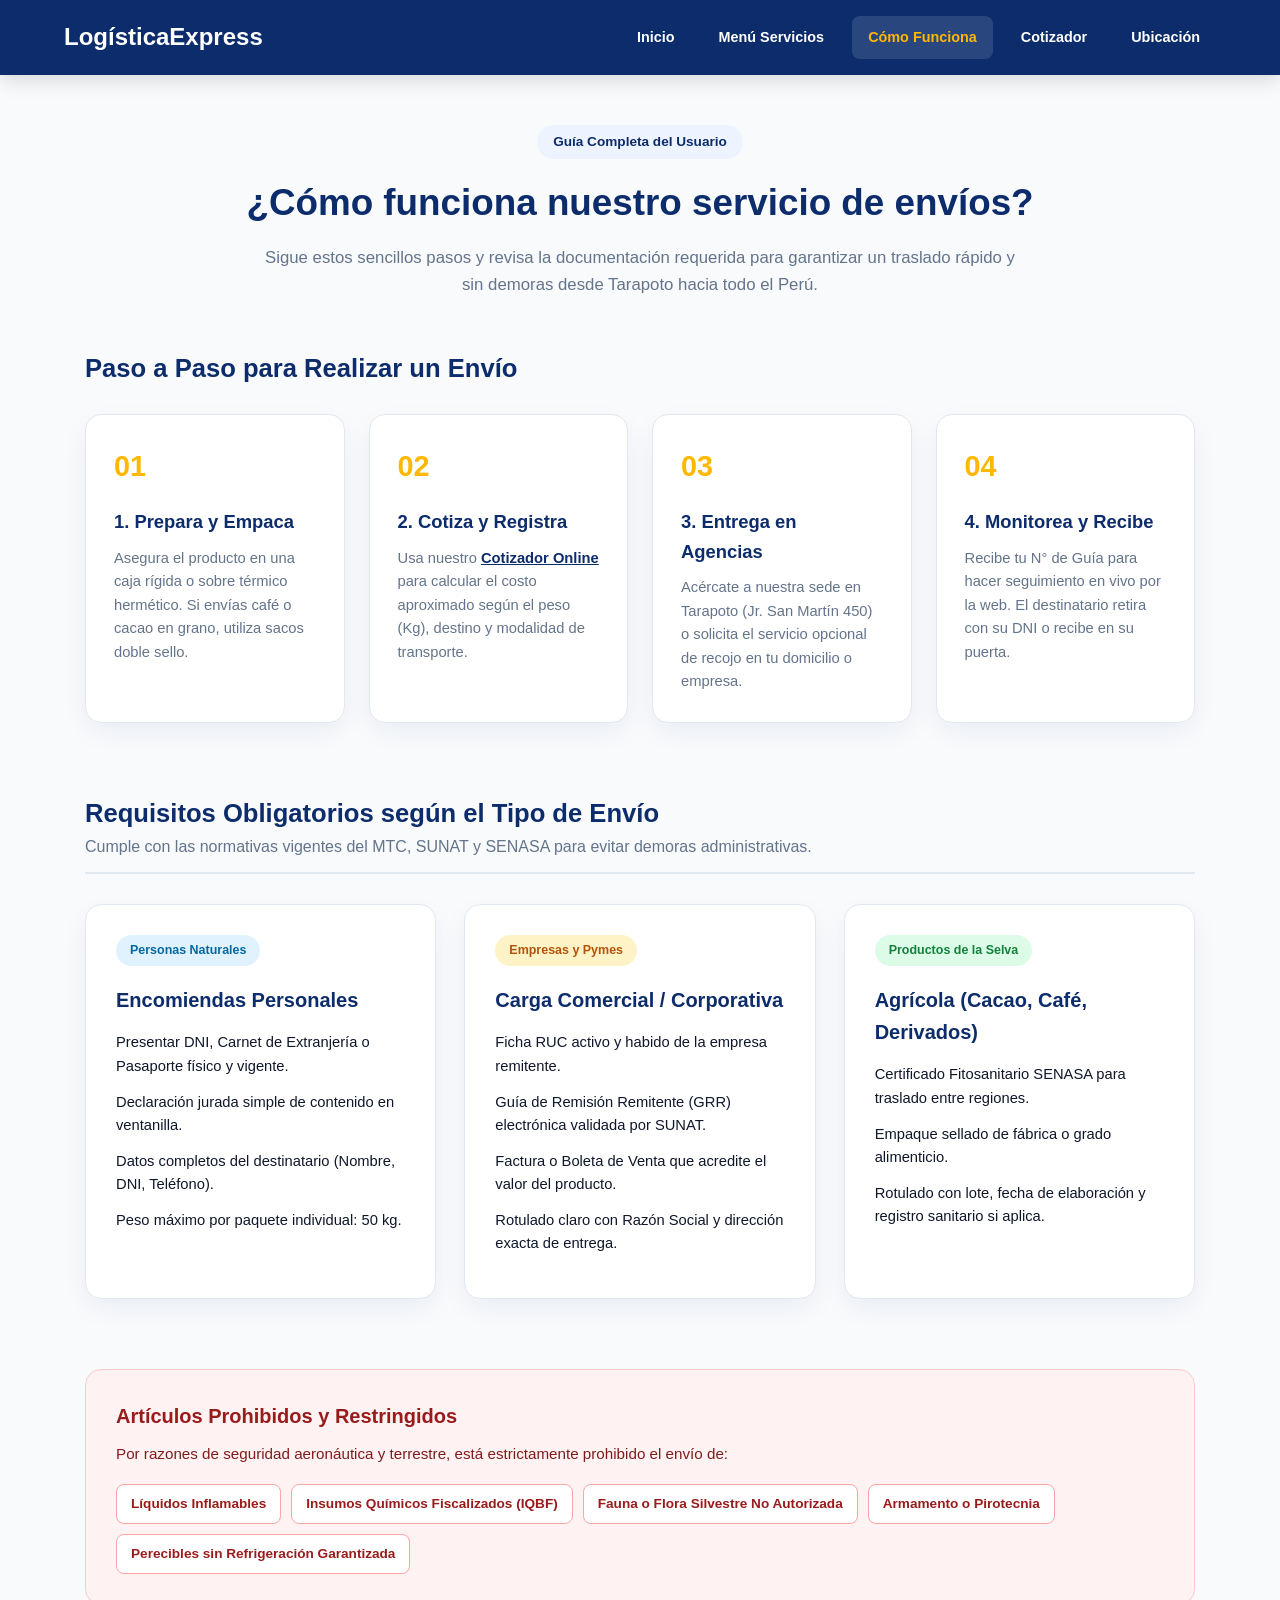
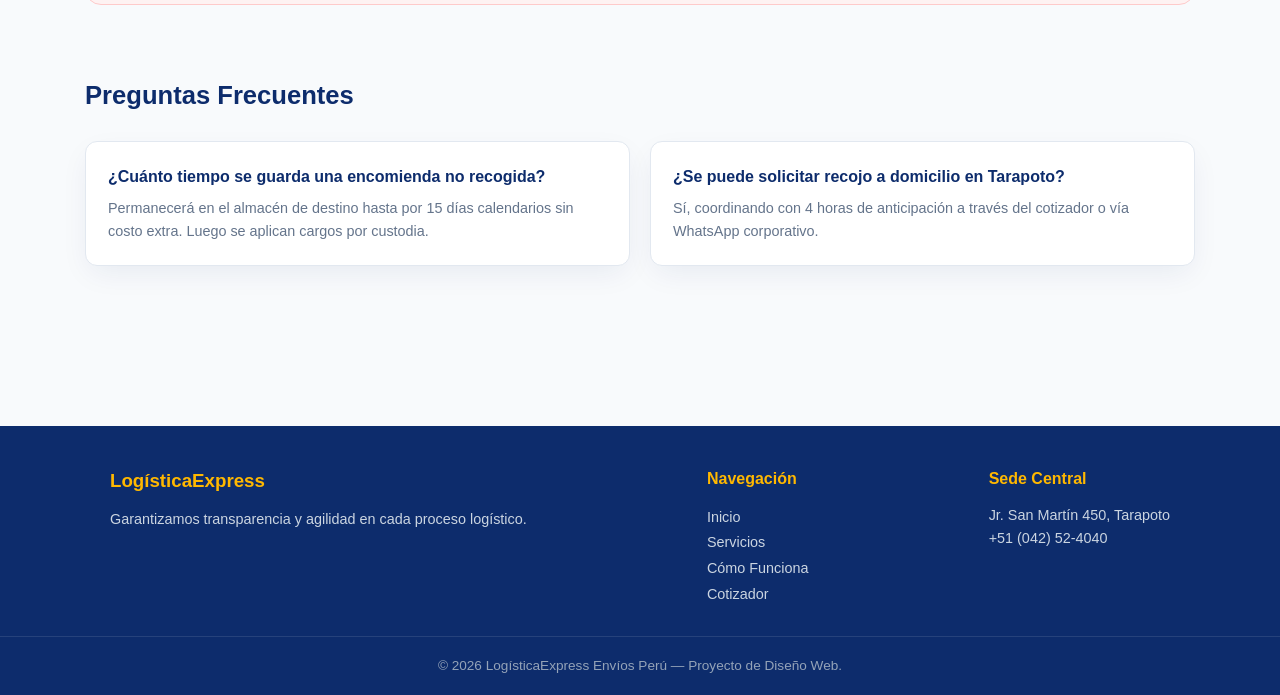
<file: HTML/requisitos.html>
<!DOCTYPE html>
<html lang="es">
<head>
  <meta charset="UTF-8">
  <meta name="viewport" content="width=device-width, initial-scale=1.0">
  <meta name="description" content="Paso a paso para enviar encomiendas y requisitos legales en LogísticaExpress Tarapoto.">
  <title>Cómo Funciona y Requisitos | LogísticaExpress</title>
  <link rel="stylesheet" href="../CSS/requisitos.css">
</head>
<body>

  <!-- ENCABEZADO Y NAVEGACIÓN -->
  <header>
    <a href="../index.html" class="logo">LogísticaExpress</a>
    <nav>
      <ul>
        <li><a href="../index.html">Inicio</a></li>
        <li class="dropdown">
          <a href="servicios.html" class="dropdown-btn">Menú Servicios</a>
          <ul class="dropdown-menu">
            <li><a href="servicios.html#servicios">Servicios Principales</a></li>
            <li><a href="servicios.html#tramites">Trámites y Licencias</a></li>
            <li><a href="servicios.html#catalogo">Catálogo Tarifario</a></li>
          </ul>
        </li>
        <li><a href="requisitos.html" class="active">Cómo Funciona</a></li>
        <li><a href="formulario.html">Cotizador</a></li>
        <li><a href="contacto.html">Ubicación</a></li>
      </ul>
    </nav>
  </header>

  <main>
    <div class="page-header">
      <span class="badge-sub">Guía Completa del Usuario</span>
      <h1>¿Cómo funciona nuestro servicio de envíos?</h1>
      <p class="subtitulo">Sigue estos sencillos pasos y revisa la documentación requerida para garantizar un traslado rápido y sin demoras desde Tarapoto hacia todo el Perú.</p>
    </div>

    <!-- PASO A PASO -->
    <section class="pasos-section">
      <h2 class="section-title">Paso a Paso para Realizar un Envío</h2>
      
      <div class="pasos-grid">
        <article class="paso-card">
          <div class="paso-header">
            <span class="paso-num">01</span>
          </div>
          <h3>1. Prepara y Empaca</h3>
          <p>Asegura el producto en una caja rígida o sobre térmico hermético. Si envías café o cacao en grano, utiliza sacos doble sello.</p>
        </article>

        <article class="paso-card">
          <div class="paso-header">
            <span class="paso-num">02</span>
          </div>
          <h3>2. Cotiza y Registra</h3>
          <p>Usa nuestro <a href="formulario.html">Cotizador Online</a> para calcular el costo aproximado según el peso (Kg), destino y modalidad de transporte.</p>
        </article>

        <article class="paso-card">
          <div class="paso-header">
            <span class="paso-num">03</span>
          </div>
          <h3>3. Entrega en Agencias</h3>
          <p>Acércate a nuestra sede en Tarapoto (Jr. San Martín 450) o solicita el servicio opcional de recojo en tu domicilio o empresa.</p>
        </article>

        <article class="paso-card">
          <div class="paso-header">
            <span class="paso-num">04</span>
          </div>
          <h3>4. Monitorea y Recibe</h3>
          <p>Recibe tu N° de Guía para hacer seguimiento en vivo por la web. El destinatario retira con su DNI o recibe en su puerta.</p>
        </article>
      </div>
    </section>

    <!-- REQUISITOS Y DOCUMENTACIÓN OBLIGATORIA -->
    <section class="requisitos-section">
      <div class="requisitos-header">
        <h2>Requisitos Obligatorios según el Tipo de Envío</h2>
        <p>Cumple con las normativas vigentes del MTC, SUNAT y SENASA para evitar demoras administrativas.</p>
      </div>

      <div class="requisitos-grid">
        <!-- Requisito 1 -->
        <div class="req-box">
          <div class="req-badge persona">Personas Naturales</div>
          <h3>Encomiendas Personales</h3>
          <ul>
            <li>Presentar DNI, Carnet de Extranjería o Pasaporte físico y vigente.</li>
            <li>Declaración jurada simple de contenido en ventanilla.</li>
            <li>Datos completos del destinatario (Nombre, DNI, Teléfono).</li>
            <li>Peso máximo por paquete individual: 50 kg.</li>
          </ul>
        </div>

        <!-- Requisito 2 -->
        <div class="req-box">
          <div class="req-badge empresa">Empresas y Pymes</div>
          <h3>Carga Comercial / Corporativa</h3>
          <ul>
            <li>Ficha RUC activo y habido de la empresa remitente.</li>
            <li>Guía de Remisión Remitente (GRR) electrónica validada por SUNAT.</li>
            <li>Factura o Boleta de Venta que acredite el valor del producto.</li>
            <li>Rotulado claro con Razón Social y dirección exacta de entrega.</li>
          </ul>
        </div>

        <!-- Requisito 3 -->
        <div class="req-box">
          <div class="req-badge agro">Productos de la Selva</div>
          <h3>Agrícola (Cacao, Café, Derivados)</h3>
          <ul>
            <li>Certificado Fitosanitario SENASA para traslado entre regiones.</li>
            <li>Empaque sellado de fábrica o grado alimenticio.</li>
            <li>Rotulado con lote, fecha de elaboración y registro sanitario si aplica.</li>
          </ul>
        </div>
      </div>
    </section>

    <!-- ARTÍCULOS PROHIBIDOS -->
    <section class="prohibidos-box">
      <div class="prohibidos-content">
        <h3>Artículos Prohibidos y Restringidos</h3>
        <p>Por razones de seguridad aeronáutica y terrestre, está estrictamente prohibido el envío de:</p>
        <div class="prohibidos-tags">
          <span>Líquidos Inflamables</span>
          <span>Insumos Químicos Fiscalizados (IQBF)</span>
          <span>Fauna o Flora Silvestre No Autorizada</span>
          <span>Armamento o Pirotecnia</span>
          <span>Perecibles sin Refrigeración Garantizada</span>
        </div>
      </div>
    </section>

    <!-- PREGUNTAS FRECUENTES -->
    <section class="faq-section">
      <h2 class="section-title">Preguntas Frecuentes</h2>
      <div class="faq-grid">
        <div class="faq-card">
          <h4>¿Cuánto tiempo se guarda una encomienda no recogida?</h4>
          <p>Permanecerá en el almacén de destino hasta por 15 días calendarios sin costo extra. Luego se aplican cargos por custodia.</p>
        </div>
        <div class="faq-card">
          <h4>¿Se puede solicitar recojo a domicilio en Tarapoto?</h4>
          <p>Sí, coordinando con 4 horas de anticipación a través del cotizador o vía WhatsApp corporativo.</p>
        </div>
      </div>
    </section>
  </main>

  <!-- PIE DE PÁGINA -->
  <footer>
    <div class="footer-container">
      <div class="footer-col">
        <h3>LogísticaExpress</h3>
        <p>Garantizamos transparencia y agilidad en cada proceso logístico.</p>
      </div>
      <div class="footer-col">
        <h4>Navegación</h4>
        <ul>
          <li><a href="../index.html">Inicio</a></li>
          <li><a href="servicios.html">Servicios</a></li>
          <li><a href="requisitos.html">Cómo Funciona</a></li>
          <li><a href="formulario.html">Cotizador</a></li>
        </ul>
      </div>
      <div class="footer-col">
        <h4>Sede Central</h4>
        <p>Jr. San Martín 450, Tarapoto</p>
        <p>+51 (042) 52-4040</p>
      </div>
    </div>
    <div class="footer-bottom">
      <p>&copy; 2026 LogísticaExpress Envíos Perú — Proyecto de Diseño Web.</p>
    </div>
  </footer>

</body>
</html>
</file>
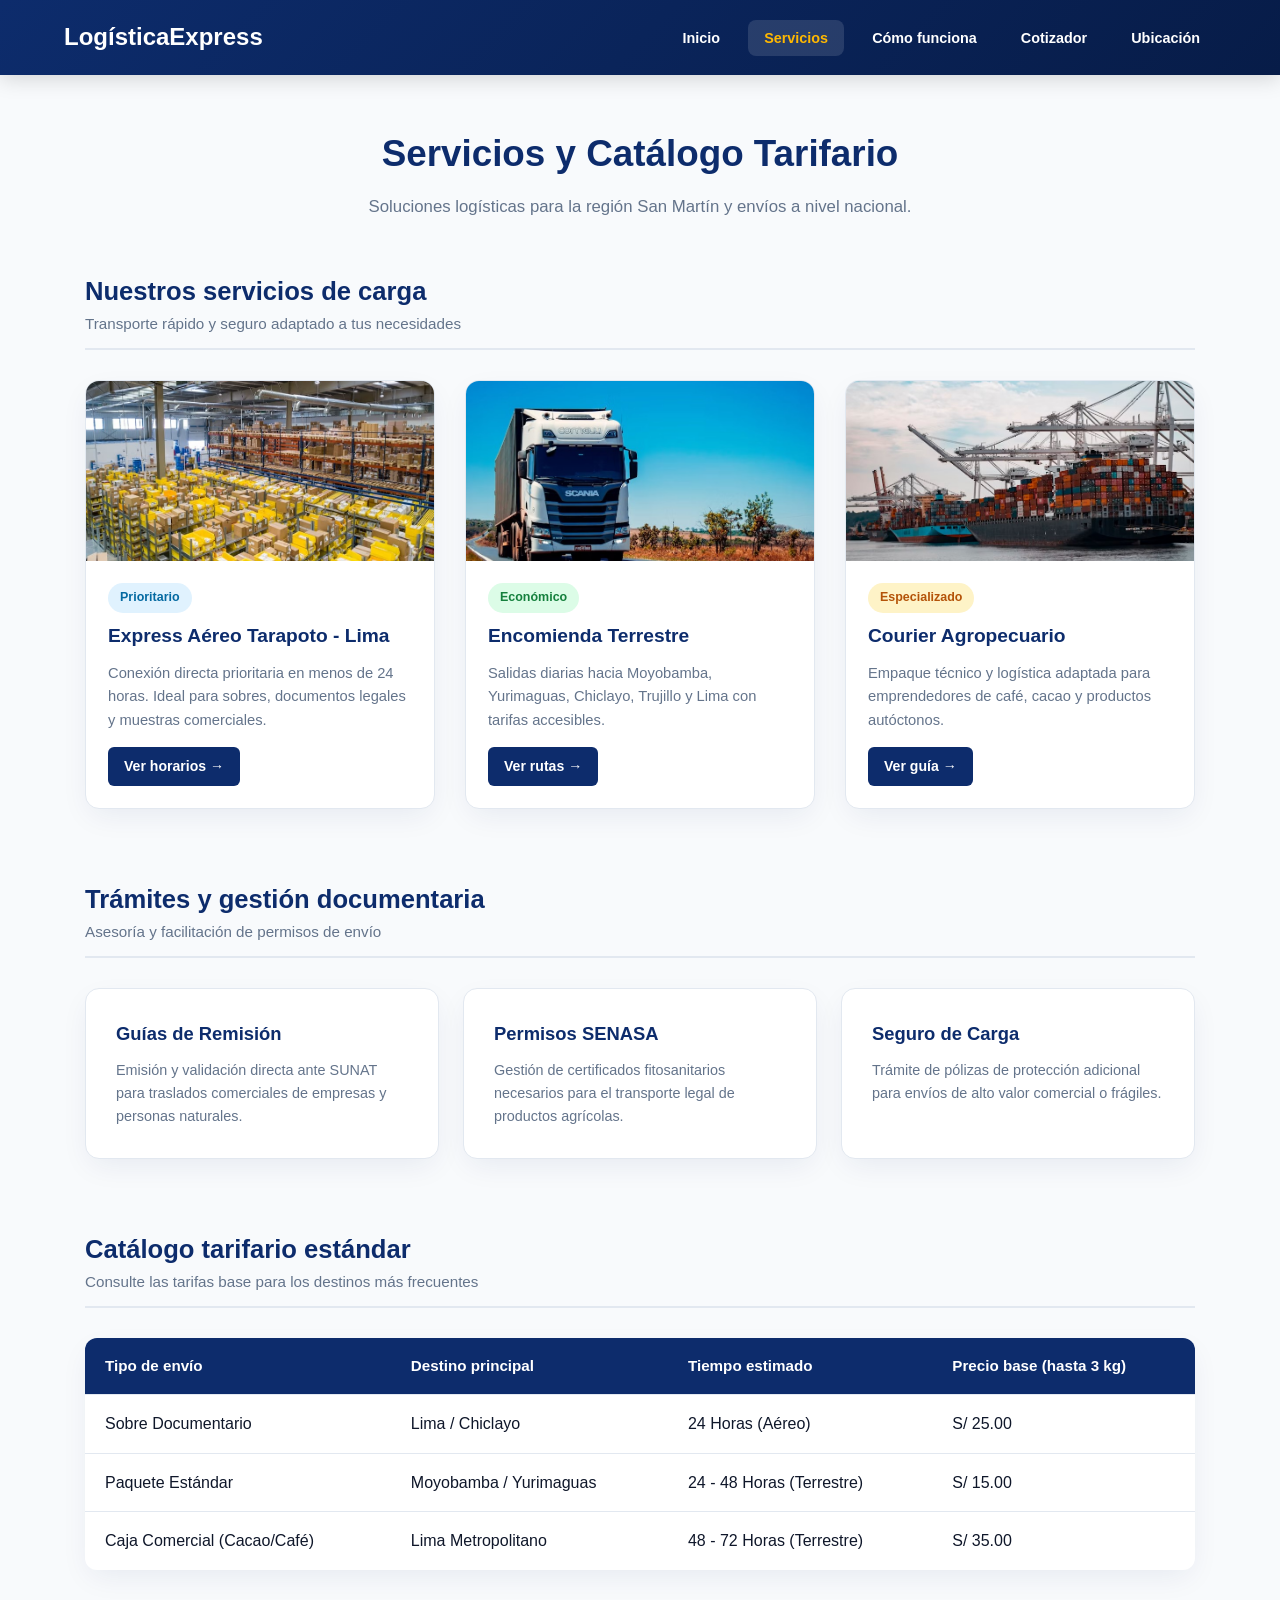
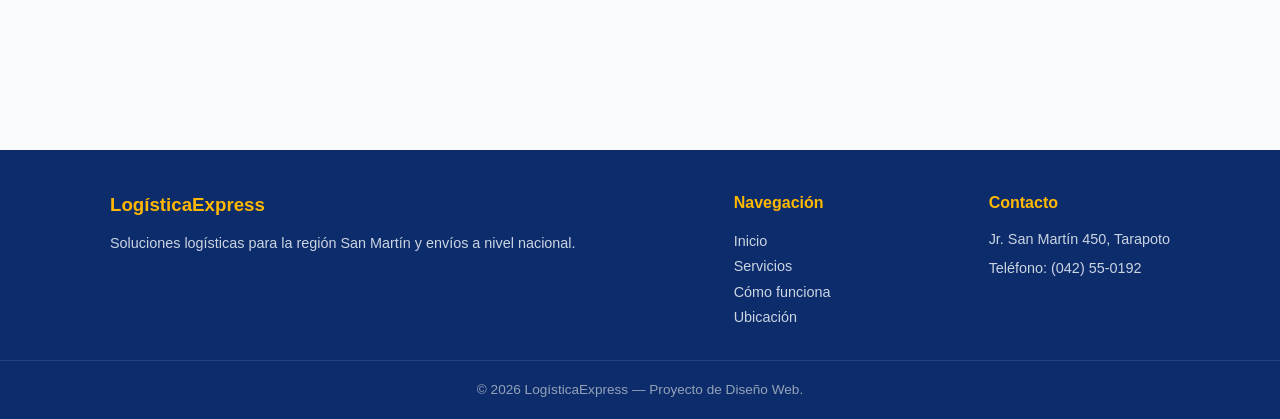
<file: HTML/servicios.html>
<!DOCTYPE html>
<html lang="es">
<head>
  <meta charset="UTF-8">
  <meta name="viewport" content="width=device-width, initial-scale=1.0">
  <meta name="description" content="LogísticaExpress - Servicios y Catálogo Tarifario">
  <title>LogísticaExpress — Servicios</title>
  <link rel="stylesheet" href="../CSS/servicios.css">
</head>
<body>

  <!-- ENCABEZADO Y NAVEGACIÓN -->
  <header>
    <a href="../index.html" class="logo">LogísticaExpress</a>
    <nav>
      <ul>
        <li><a href="../index.html">Inicio</a></li>
        <li><a href="servicios.html" class="active">Servicios</a></li>
        <li class="dropdown">
          <a href="requisitos.html">Cómo funciona</a>
          <ul class="dropdown-menu">
            <li><a href="requisitos.html#pasos">Pasos para enviar</a></li>
            <li><a href="requisitos.html#requisitos">Requisitos por tipo</a></li>
            <li><a href="requisitos.html#prohibidos">Artículos prohibidos</a></li>
          </ul>
        </li>
        <li><a href="formulario.html">Cotizador</a></li>
        <li><a href="contacto.html">Ubicación</a></li>
      </ul>
    </nav>
  </header>

  <main>

    <!-- ENCABEZADO DE PÁGINA -->
    <section class="page-header">
      <h1>Servicios y Catálogo Tarifario</h1>
      <p class="subtitulo">Soluciones logísticas para la región San Martín y envíos a nivel nacional.</p>
    </section>

    <!-- SERVICIOS PRINCIPALES -->
    <section id="servicios" class="seccion-bloque">
      <div class="seccion-titulo">
        <h2>Nuestros servicios de carga</h2>
        <p>Transporte rápido y seguro adaptado a tus necesidades</p>
      </div>

      <div class="servicios-grid">
        <article class="servicio-card">
          <div class="card-img">
            <img src="../aereo.jpg" alt="Express Aéreo">
          </div>
          <div class="servicio-content">
            <span class="etiqueta-tag tag-aereo">Prioritario</span>
            <h3>Express Aéreo Tarapoto - Lima</h3>
            <p>Conexión directa prioritaria en menos de 24 horas. Ideal para sobres, documentos legales y muestras comerciales.</p>
            <a href="expresoaereo.html" class="btn">Ver horarios →</a>
          </div>
        </article>

        <article class="servicio-card">
          <div class="card-img">
            <img src="../terrestre.jpg" alt="Encomienda Terrestre">
          </div>
          <div class="servicio-content">
            <span class="etiqueta-tag tag-terrestre">Económico</span>
            <h3>Encomienda Terrestre</h3>
            <p>Salidas diarias hacia Moyobamba, Yurimaguas, Chiclayo, Trujillo y Lima con tarifas accesibles.</p>
            <a href="encomiendaterrestre.html" class="btn">Ver rutas →</a>
          </div>
        </article>

        <article class="servicio-card">
          <div class="card-img">
            <img src="../agropecuario.jpg" alt="Courier Agropecuario">
          </div>
          <div class="servicio-content">
            <span class="etiqueta-tag tag-agro">Especializado</span>
            <h3>Courier Agropecuario</h3>
            <p>Empaque técnico y logística adaptada para emprendedores de café, cacao y productos autóctonos.</p>
            <a href="courieragropecuario.html" class="btn">Ver guía →</a>
          </div>
        </article>
      </div>
    </section>

    <!-- TRÁMITES Y LICENCIAS -->
    <section id="tramites" class="seccion-bloque">
      <div class="seccion-titulo">
        <h2>Trámites y gestión documentaria</h2>
        <p>Asesoría y facilitación de permisos de envío</p>
      </div>

      <div class="tramites-container">
        <div class="tramite-box">
          <h3>Guías de Remisión</h3>
          <p>Emisión y validación directa ante SUNAT para traslados comerciales de empresas y personas naturales.</p>
        </div>

        <div class="tramite-box">
          <h3>Permisos SENASA</h3>
          <p>Gestión de certificados fitosanitarios necesarios para el transporte legal de productos agrícolas.</p>
        </div>

        <div class="tramite-box">
          <h3>Seguro de Carga</h3>
          <p>Trámite de pólizas de protección adicional para envíos de alto valor comercial o frágiles.</p>
        </div>
      </div>
    </section>

    <!-- CATÁLOGO TARIFARIO -->
    <section id="catalogo" class="seccion-bloque">
      <div class="seccion-titulo">
        <h2>Catálogo tarifario estándar</h2>
        <p>Consulte las tarifas base para los destinos más frecuentes</p>
      </div>

      <div class="tabla-responsive">
        <table class="catalogo-tabla">
          <thead>
            <tr>
              <th scope="col">Tipo de envío</th>
              <th scope="col">Destino principal</th>
              <th scope="col">Tiempo estimado</th>
              <th scope="col">Precio base (hasta 3 kg)</th>
            </tr>
          </thead>
          <tbody>
            <tr>
              <td>Sobre Documentario</td>
              <td>Lima / Chiclayo</td>
              <td>24 Horas (Aéreo)</td>
              <td>S/ 25.00</td>
            </tr>
            <tr>
              <td>Paquete Estándar</td>
              <td>Moyobamba / Yurimaguas</td>
              <td>24 - 48 Horas (Terrestre)</td>
              <td>S/ 15.00</td>
            </tr>
            <tr>
              <td>Caja Comercial (Cacao/Café)</td>
              <td>Lima Metropolitano</td>
              <td>48 - 72 Horas (Terrestre)</td>
              <td>S/ 35.00</td>
            </tr>
          </tbody>
        </table>
      </div>
    </section>

  </main>

  <!-- PIE DE PÁGINA -->
  <footer>
    <div class="footer-container">
      <div class="footer-col">
        <h3>LogísticaExpress</h3>
        <p>Soluciones logísticas para la región San Martín y envíos a nivel nacional.</p>
      </div>
      <div class="footer-col">
        <h4>Navegación</h4>
        <ul>
          <li><a href="../index.html">Inicio</a></li>
          <li><a href="servicios.html">Servicios</a></li>
          <li><a href="requisitos.html">Cómo funciona</a></li>
          <li><a href="contacto.html">Ubicación</a></li>
        </ul>
      </div>
      <div class="footer-col">
        <h4>Contacto</h4>
        <p>Jr. San Martín 450, Tarapoto</p>
        <p>Teléfono: (042) 55-0192</p>
      </div>
    </div>
    <div class="footer-bottom">
      <p>&copy; 2026 LogísticaExpress — Proyecto de Diseño Web.</p>
    </div>
  </footer>

</body>
</html>
</file>
<file: CSS/inicio.css>
/* ==================== VARIABLES GLOBAL Y RESET ==================== */
:root {
  --amarillo-express: #ffb800;
  --amarillo-hover: #e0a200;
  --azul-express: #0d2c6c;
  --azul-hover: #071c48;
  --azul-claro: #eef4ff;
  --gris-fondo: #f8fafc;
  --texto-oscuro: #0f172a;
  --texto-mutado: #64748b;
  --blanco: #ffffff;
  --borde: #e2e8f0;
  --sombra: 0 10px 30px -5px rgba(13, 44, 108, 0.08);
  --sombra-hover: 0 20px 40px -10px rgba(13, 44, 108, 0.18);
}

* {
  box-sizing: border-box;
  margin: 0;
  padding: 0;
}

html {
  scroll-behavior: smooth;
}

body {
  font-family: 'Plus Jakarta Sans', 'Segoe UI', Arial, sans-serif;
  color: var(--texto-oscuro);
  background-color: var(--gris-fondo);
  line-height: 1.6;
}

h1, h2, h3, h4 {
  font-family: 'Poppins', 'Segoe UI', Arial, sans-serif;
}

/* ==================== ENCABEZADO Y NAVEGACIÓN ==================== */
header {
  display: flex;
  justify-content: space-between;
  align-items: center;
  /* EFECTO 1: Degradado en el encabezado */
  background: linear-gradient(135deg, var(--azul-express) 0%, var(--azul-hover) 100%);
  padding: 0 5%;
  height: 75px;
  position: sticky;
  top: 0;
  z-index: 1000;
  box-shadow: 0 4px 20px rgba(0, 0, 0, 0.15);
}

.logo {
  font-size: 1.5rem;
  font-weight: 800;
  color: var(--blanco);
  text-decoration: none;
}

header nav ul {
  list-style: none;
  display: flex;
  align-items: center;
  gap: 12px;
}

/* TRANSICIÓN 3: Color en el menú */
header nav a {
  color: var(--blanco);
  text-decoration: none;
  font-weight: 600;
  font-size: 0.9rem;
  padding: 10px 16px;
  border-radius: 8px;
  transition: color 0.3s ease, background-color 0.3s ease;
}

header nav a:hover,
header nav a.active {
  background-color: rgba(255, 255, 255, 0.12);
  color: var(--amarillo-express);
}

/* Menú Desplegable (Dropdown) */
.dropdown {
  position: relative;
}

.dropdown-menu {
  display: none;
  position: absolute;
  top: 100%;
  left: 0;
  background-color: var(--azul-express);
  min-width: 240px;
  box-shadow: 0 15px 30px rgba(0, 0, 0, 0.2);
  border-radius: 0 0 12px 12px;
  overflow: hidden;
  border-top: 3px solid var(--amarillo-express);
  list-style: none;
  padding: 6px 0;
}

.dropdown:hover .dropdown-menu {
  display: block;
}

.dropdown-menu a {
  display: block;
  padding: 12px 20px;
  border-radius: 0;
  font-size: 0.88rem;
  color: var(--blanco);
}

.dropdown-menu a:hover {
  background-color: var(--azul-hover);
  color: var(--amarillo-express);
}

/* ==================== HERO SECTION ==================== */
.hero {
  position: relative;
  background: url('https://images.unsplash.com/photo-1586528116311-ad8dd3c8310d?auto=format&fit=crop&w=1600&q=80') center/cover no-repeat;
  color: var(--blanco);
  text-align: center;
  padding: 80px 20px 100px;
}

.hero-overlay {
  position: absolute;
  top: 0;
  left: 0;
  width: 100%;
  height: 100%;
  background: linear-gradient(135deg, rgba(13, 44, 108, 0.92), rgba(7, 28, 72, 0.85));
}

.hero-content {
  position: relative;
  z-index: 2;
  max-width: 850px;
  margin: 0 auto;
}

.badge {
  display: inline-block;
  background-color: rgba(255, 184, 0, 0.2);
  color: var(--amarillo-express);
  border: 1px solid var(--amarillo-express);
  padding: 6px 16px;
  border-radius: 50px;
  font-size: 0.85rem;
  font-weight: 700;
  margin-bottom: 20px;
}

.hero h1 {
  font-size: 2.8rem;
  line-height: 1.2;
  margin-bottom: 16px;
}

.hero p {
  font-size: 1.15rem;
  color: #e2e8f0;
  margin-bottom: 35px;
}

/* ==================== SEGUIMIENTO Y RASTREO (RF-30.2) ==================== */
.rastreo-box {
  background: rgba(255, 255, 255, 0.95);
  color: var(--texto-oscuro);
  padding: 30px;
  border-radius: 16px;
}

/* EFECTO 2: Sombra en la línea de tiempo y contenedor */
.tracking-container {
  box-shadow: 0 10px 25px rgba(13, 44, 108, 0.15);
  border-radius: 12px;
  padding: 25px;
  background: #ffffff;
  color: var(--texto-oscuro);
  text-align: left;
  margin-top: 20px;
}

.rastreo-header {
  display: flex;
  align-items: center;
  gap: 12px;
  margin-bottom: 20px;
}

/* EFECTO 3: Ícono SVG animado */
.svg-paquete-animado {
  animation: flotarPaquete 3s ease-in-out infinite;
}

@keyframes flotarPaquete {
  0%, 100% { transform: translateY(0); }
  50% { transform: translateY(-8px); }
}

/* RF-30.2: Línea de tiempo de seguimiento */
.timeline-wrapper {
  margin-top: 20px;
  padding-top: 15px;
  border-top: 1px solid var(--borde);
}

.timeline {
  display: flex;
  justify-content: space-between;
  position: relative;
  margin: 20px 0 10px;
}

.timeline-bg {
  position: absolute;
  top: 12px;
  left: 0;
  width: 100%;
  height: 4px;
  background-color: var(--borde);
  z-index: 1;
}

/* ANIMACIÓN 1: Progreso en la línea de tiempo del seguimiento */
.timeline-bar {
  position: absolute;
  top: 12px;
  left: 0;
  height: 4px;
  background-color: var(--amarillo-express);
  z-index: 2;
  animation: animarProgreso 2.5s ease-out forwards;
}

@keyframes animarProgreso {
  from { width: 0%; }
  to { width: 66%; } /* Estado en Tránsito / Reparto */
}

.timeline-step {
  position: relative;
  z-index: 3;
  text-align: center;
  flex: 1;
}

.step-dot {
  width: 28px;
  height: 28px;
  border-radius: 50%;
  background-color: var(--blanco);
  border: 3px solid var(--borde);
  margin: 0 auto 8px;
}

.timeline-step.active .step-dot {
  border-color: var(--amarillo-express);
  background-color: var(--azul-express);
}

.step-label {
  font-size: 0.8rem;
  font-weight: 600;
  color: var(--texto-mutado);
}

.timeline-step.active .step-label {
  color: var(--azul-express);
}

/* TRANSICIÓN 2: Color en botones */
.btn-primary,
.btn-cotizar {
  background-color: var(--azul-express);
  color: var(--blanco);
  border: none;
  padding: 14px 28px;
  font-weight: 700;
  font-size: 0.95rem;
  border-radius: 10px;
  cursor: pointer;
  transition: background-color 0.3s ease, color 0.3s ease;
}

.btn-primary:hover,
.btn-cotizar:hover {
  background-color: var(--amarillo-express);
  color: var(--azul-express);
}

/* ANIMACIÓN 2: Confirmación animada al cotizar envío */
.confirmacion-cotizacion {
  margin-top: 15px;
  padding: 15px;
  background-color: #dcfce7;
  color: #15803d;
  border-radius: 8px;
  font-weight: 700;
  text-align: center;
  animation: confirmacionPop 0.5s cubic-bezier(0.175, 0.885, 0.32, 1.275) forwards;
}

@keyframes confirmacionPop {
  0% { opacity: 0; transform: scale(0.6); }
  100% { opacity: 1; transform: scale(1); }
}

/* ==================== ESTADÍSTICAS ==================== */
.stats-bar {
  display: flex;
  justify-content: space-around;
  flex-wrap: wrap;
  gap: 20px;
  background-color: var(--blanco);
  max-width: 1000px;
  margin: -40px auto 60px;
  padding: 25px;
  border-radius: 14px;
  position: relative;
  z-index: 10;
  box-shadow: var(--sombra);
}

.stat-item {
  text-align: center;
}

.stat-item h2 {
  font-size: 2rem;
  color: var(--azul-express);
  font-weight: 800;
}

.stat-item p {
  color: var(--texto-mutado);
  font-size: 0.9rem;
  font-weight: 600;
}

/* ==================== TARJETAS DE SERVICIOS ==================== */
.resumen-inicio {
  padding: 40px 20px;
  max-width: 1200px;
  margin: 0 auto;
}

.section-title {
  text-align: center;
  margin-bottom: 40px;
}

.section-title h2 {
  font-size: 2.2rem;
  color: var(--azul-express);
}

.section-title p {
  color: var(--texto-mutado);
}

.resumen-grid {
  display: grid;
  grid-template-columns: repeat(auto-fit, minmax(320px, 1fr));
  gap: 30px;
}

.resumen-card {
  background: var(--blanco);
  border-radius: 16px;
  overflow: hidden;
  box-shadow: var(--sombra);
  transition: transform 0.3s ease, box-shadow 0.3s ease;
  border: 1px solid var(--borde);
  display: flex;
  flex-direction: column;
}

.resumen-card:hover {
  transform: translateY(-8px);
  box-shadow: var(--sombra-hover);
}

.card-img-wrapper {
  position: relative;
  height: 200px;
  overflow: hidden;
}

.card-img-wrapper img {
  width: 100%;
  height: 100%;
  object-fit: cover;
}

.card-badge {
  position: absolute;
  top: 15px;
  right: 15px;
  background-color: var(--azul-express);
  color: var(--blanco);
  padding: 4px 12px;
  border-radius: 20px;
  font-size: 0.75rem;
  font-weight: 700;
}

.resumen-card-body {
  padding: 25px;
  flex: 1;
  display: flex;
  flex-direction: column;
}

.resumen-card-body h3 {
  color: var(--azul-express);
  margin-bottom: 10px;
  font-size: 1.25rem;
}

.resumen-card-body p {
  color: var(--texto-mutado);
  font-size: 0.95rem;
  margin-bottom: 20px;
  flex: 1;
}

.link-btn {
  color: var(--azul-express);
  font-weight: 700;
  text-decoration: none;
  font-size: 0.9rem;
}

.link-btn:hover {
  color: var(--amarillo-hover);
}

/* ==================== PUNTOS DE RECOJO (UBICACIÓN) ==================== */
.features-section {
  background-color: var(--blanco);
  padding: 70px 20px;
  margin-top: 60px;
}

.puntos-recojo-grid {
  max-width: 1100px;
  margin: 0 auto;
  display: grid;
  grid-template-columns: repeat(auto-fit, minmax(280px, 1fr));
  gap: 30px;
}

/* ANIMACIÓN 3: Aparición progresiva de los puntos de recojo */
.punto-card {
  opacity: 0;
  padding: 30px;
  border-radius: 14px;
  background: var(--gris-fondo);
  border: 2px solid var(--borde);
  animation: aparicionProgresiva 0.6s ease forwards;
  animation-delay: calc(var(--i, 1) * 0.2s);
  /* TRANSICIÓN 1: Color en los puntos de recojo */
  transition: background-color 0.3s ease, border-color 0.3s ease;
}

.punto-card:hover {
  background-color: var(--azul-claro);
  border-color: var(--azul-express);
}

.punto-card h3 {
  color: var(--azul-express);
  margin-bottom: 8px;
}

.punto-card p {
  color: var(--texto-mutado);
  font-size: 0.9rem;
}

@keyframes aparicionProgresiva {
  from {
    opacity: 0;
    transform: translateY(20px);
  }
  to {
    opacity: 1;
    transform: translateY(0);
  }
}

/* ==================== TESTIMONIOS ==================== */
.testimonials-section {
  padding: 70px 20px;
  max-width: 1000px;
  margin: 0 auto;
}

.testimonials-grid {
  display: grid;
  grid-template-columns: repeat(auto-fit, minmax(300px, 1fr));
  gap: 20px;
}

.testimonial-card {
  background: var(--blanco);
  padding: 25px;
  border-radius: 12px;
  border-left: 4px solid var(--amarillo-express);
  box-shadow: var(--sombra);
}

.testimonial-card p {
  font-style: italic;
  color: #475569;
  margin-bottom: 15px;
}

.testimonial-card h4 {
  color: var(--azul-express);
  font-size: 0.9rem;
}

/* ==================== PIE DE PÁGINA ==================== */
footer {
  background-color: var(--azul-express);
  color: var(--blanco);
  padding-top: 50px;
}

.footer-container {
  max-width: 1100px;
  margin: 0 auto;
  padding: 0 20px 40px;
  display: grid;
  grid-template-columns: repeat(auto-fit, minmax(240px, 1fr));
  gap: 30px;
}

.footer-col h3,
.footer-col h4 {
  margin-bottom: 18px;
  color: var(--amarillo-express);
}

.footer-col p {
  color: #cbd5e1;
  font-size: 0.9rem;
  margin-bottom: 8px;
}

.footer-col ul {
  list-style: none;
}

.footer-col ul a {
  color: #cbd5e1;
  text-decoration: none;
  font-size: 0.9rem;
  display: block;
  margin-bottom: 8px;
}

.footer-col ul a:hover {
  color: var(--amarillo-express);
}

.footer-bottom {
  border-top: 1px solid rgba(255, 255, 255, 0.1);
  text-align: center;
  padding: 20px;
  font-size: 0.85rem;
  color: #94a3b8;
}

/* ==================== RESPONSIVO ==================== */
@media (max-width: 768px) {
  header {
    flex-direction: column;
    height: auto;
    padding: 15px;
    gap: 15px;
  }

  header nav ul {
    flex-wrap: wrap;
    justify-content: center;
  }

  .dropdown-menu {
    position: static;
    border-top: none;
    box-shadow: none;
    background-color: rgba(255, 255, 255, 0.05);
    border-radius: 6px;
  }

  .hero h1 {
    font-size: 2rem;
  }
}
</file>
<file: CSS/servicios.css>
/* ==================== VARIABLES GLOBAL Y RESET ==================== */
:root {
  --amarillo-express: #ffb800;
  --amarillo-hover: #e0a200;
  --azul-express: #0d2c6c;
  --azul-hover: #071c48;
  --gris-fondo: #f8fafc;
  --texto-oscuro: #0f172a;
  --texto-mutado: #64748b;
  --blanco: #ffffff;
  --borde: #e2e8f0;
  --sombra: 0 10px 30px -5px rgba(13, 44, 108, 0.08);
}

* {
  box-sizing: border-box;
  margin: 0;
  padding: 0;
}

html {
  scroll-behavior: smooth;
}

body {
  font-family: 'Plus Jakarta Sans', 'Segoe UI', Arial, sans-serif;
  color: var(--texto-oscuro);
  background-color: var(--gris-fondo);
  line-height: 1.6;
}

h1, h2, h3, h4 {
  font-family: 'Poppins', 'Segoe UI', Arial, sans-serif;
}

/* ==================== ENCABEZADO Y NAVEGACIÓN ==================== */
header {
  display: flex;
  justify-content: space-between;
  align-items: center;
  /* EFECTO 1: Degradado en el encabezado */
  background: linear-gradient(135deg, var(--azul-express) 0%, var(--azul-hover) 100%);
  padding: 0 5%;
  height: 75px;
  position: sticky;
  top: 0;
  z-index: 1000;
  box-shadow: 0 4px 20px rgba(0, 0, 0, 0.15);
}

.logo {
  font-size: 1.5rem;
  font-weight: 800;
  color: var(--blanco);
  text-decoration: none;
}

header nav ul {
  list-style: none;
  display: flex;
  align-items: center;
  gap: 12px;
}

/* TRANSICIÓN 3: Color en el menú */
header nav a {
  color: var(--blanco);
  text-decoration: none;
  font-weight: 600;
  font-size: 0.9rem;
  padding: 10px 16px;
  border-radius: 8px;
  transition: color 0.3s ease, background-color 0.3s ease;
}

header nav a:hover,
header nav a.active {
  background-color: rgba(255, 255, 255, 0.12);
  color: var(--amarillo-express);
}

/* Menú Desplegable (Dropdown) */
.dropdown {
  position: relative;
}

.dropdown-menu {
  display: none;
  position: absolute;
  top: 100%;
  left: 0;
  background-color: var(--azul-express);
  min-width: 240px;
  box-shadow: 0 15px 30px rgba(0, 0, 0, 0.2);
  border-radius: 0 0 12px 12px;
  overflow: hidden;
  border-top: 3px solid var(--amarillo-express);
  list-style: none;
  padding: 6px 0;
}

.dropdown:hover .dropdown-menu {
  display: block;
}

.dropdown-menu a {
  display: block;
  padding: 12px 20px;
  border-radius: 0;
  font-size: 0.88rem;
  color: var(--blanco);
}

.dropdown-menu a:hover {
  background-color: var(--azul-hover);
  color: var(--amarillo-express);
}

/* ==================== ESTRUCTURA PRINCIPAL ==================== */
main {
  padding: 50px 20px;
  max-width: 1150px;
  margin: 0 auto;
}

.page-header {
  text-align: center;
  margin-bottom: 50px;
}

.page-header h1 {
  font-size: 2.3rem;
  color: var(--azul-express);
  margin-bottom: 10px;
}

.subtitulo {
  color: var(--texto-mutado);
  font-size: 1.05rem;
}

.seccion-bloque {
  margin-bottom: 70px;
  scroll-margin-top: 100px;
}

.seccion-titulo {
  margin-bottom: 30px;
  border-bottom: 2px solid var(--borde);
  padding-bottom: 12px;
}

.seccion-titulo h2 {
  color: var(--azul-express);
  font-size: 1.6rem;
}

.seccion-titulo p {
  color: var(--texto-mutado);
  font-size: 0.95rem;
}

/* ==================== TARJETAS DE SERVICIOS ==================== */
.servicios-grid {
  display: grid;
  grid-template-columns: repeat(auto-fit, minmax(320px, 1fr));
  gap: 30px;
}

.servicio-card {
  background-color: var(--blanco);
  border-radius: 14px;
  overflow: hidden;
  box-shadow: var(--sombra);
  border: 1px solid var(--borde);
  transition: transform 0.3s ease;
}

.servicio-card:hover {
  transform: translateY(-5px);
}

.card-img {
  height: 180px;
  overflow: hidden;
}

.card-img img {
  width: 100%;
  height: 100%;
  object-fit: cover;
}

.servicio-content {
  padding: 22px;
}

.servicio-content h3 {
  color: var(--azul-express);
  font-size: 1.2rem;
  margin-top: 8px;
  margin-bottom: 10px;
}

.servicio-content p {
  color: var(--texto-mutado);
  font-size: 0.92rem;
  margin-bottom: 15px;
}

.etiqueta-tag {
  display: inline-block;
  padding: 5px 12px;
  border-radius: 20px;
  font-size: 0.78rem;
  font-weight: 700;
}

.tag-aereo {
  background-color: #e0f2fe;
  color: #0369a1;
}

.tag-terrestre {
  background-color: #dcfce7;
  color: #15803d;
}

.tag-agro {
  background-color: #fef3c7;
  color: #b45309;
}

/* TRANSICIÓN 2: Color en el botón */
.btn {
  display: inline-block;
  padding: 8px 16px;
  background-color: var(--azul-express);
  color: var(--blanco);
  text-decoration: none;
  border-radius: 6px;
  font-size: 0.88rem;
  font-weight: 600;
  transition: background-color 0.3s ease, color 0.3s ease;
}

.btn:hover {
  background-color: var(--amarillo-express);
  color: var(--azul-express);
}

/* ==================== TRÁMITES ESPECIALES ==================== */
.tramites-container {
  display: grid;
  grid-template-columns: repeat(auto-fit, minmax(280px, 1fr));
  gap: 24px;
}

.tramite-box {
  background-color: var(--blanco);
  padding: 30px;
  border-radius: 14px;
  border: 1px solid var(--borde);
  box-shadow: var(--sombra);
  text-align: left;
}

.tramite-box h3 {
  color: var(--azul-express);
  margin-bottom: 10px;
  font-size: 1.15rem;
}

.tramite-box p {
  color: var(--texto-mutado);
  font-size: 0.9rem;
}

/* ==================== TABLA DE CATÁLOGO ==================== */
.tabla-responsive {
  overflow-x: auto;
  background: var(--blanco);
  border-radius: 12px;
  box-shadow: var(--sombra);
}

.catalogo-tabla {
  width: 100%;
  border-collapse: collapse;
  text-align: left;
}

.catalogo-tabla th,
.catalogo-tabla td {
  padding: 16px 20px;
  border-bottom: 1px solid var(--borde);
}

.catalogo-tabla th {
  background-color: var(--azul-express);
  color: var(--blanco);
  font-size: 0.95rem;
}

.catalogo-tabla tr:last-child td {
  border-bottom: none;
}

/* ==================== PIE DE PÁGINA ==================== */
footer {
  background-color: var(--azul-express);
  color: var(--blanco);
  padding-top: 40px;
  margin-top: 60px;
}

.footer-container {
  max-width: 1100px;
  margin: 0 auto;
  padding: 0 20px 30px;
  display: flex;
  justify-content: space-between;
  flex-wrap: wrap;
  gap: 20px;
}

.footer-col h3,
.footer-col h4 {
  color: var(--amarillo-express);
  margin-bottom: 12px;
}

.footer-col p {
  color: #cbd5e1;
  font-size: 0.9rem;
  margin-bottom: 6px;
}

.footer-col ul {
  list-style: none;
}

.footer-col ul a {
  color: #cbd5e1;
  text-decoration: none;
  font-size: 0.9rem;
}

.footer-col ul a:hover {
  color: var(--amarillo-express);
}

.footer-bottom {
  border-top: 1px solid rgba(255, 255, 255, 0.1);
  text-align: center;
  padding: 18px;
  font-size: 0.85rem;
  color: #94a3b8;
}

/* ==================== RESPONSIVO ==================== */
@media (max-width: 768px) {
  header {
    flex-direction: column;
    height: auto;
    padding: 15px;
    gap: 15px;
  }

  header nav ul {
    flex-wrap: wrap;
    justify-content: center;
  }

  .dropdown-menu {
    position: static;
    border-top: none;
    box-shadow: none;
    background-color: rgba(255, 255, 255, 0.05);
    border-radius: 6px;
  }

  .page-header h1 {
    font-size: 1.8rem;
  }
} /* <--- LA MEDIA QUERY DEBE CERRAR AQUÍ */

/* ==================== FORMULARIO COTIZADOR (RF-30.1) ==================== */
.cotizador-card {
  background-color: var(--blanco);
  max-width: 550px;
  margin: 0 auto;
  padding: 35px;
  border-radius: 16px;
  border: 1px solid var(--borde);
  box-shadow: var(--sombra);
}

.cotizador-form {
  display: flex;
  flex-direction: column;
  gap: 20px;
}

.form-group {
  display: flex;
  flex-direction: column;
  gap: 8px;
  text-align: left;
}

.form-group label {
  font-weight: 700;
  font-size: 0.9rem;
  color: var(--azul-express);
}

.form-group select,
.form-group input {
  width: 100%;
  padding: 12px 16px;
  border: 1px solid var(--borde);
  border-radius: 8px;
  font-size: 0.95rem;
  background-color: var(--gris-fondo);
  outline: none;
}

.form-group select:focus,
.form-group input:focus {
  border-color: var(--azul-express);
}

/* TRANSICIÓN 2: Color en el botón de cotización */
.btn-cotizar {
  background-color: var(--azul-express);
  color: var(--blanco);
  border: none;
  padding: 14px 20px;
  border-radius: 8px;
  font-size: 1rem;
  font-weight: 700;
  cursor: pointer;
  margin-top: 10px;
  transition: background-color 0.4s ease, color 0.4s ease;
}

.btn-cotizar:hover {
  background-color: var(--amarillo-express);
  color: var(--azul-express);
}

/* ANIMACIÓN 2: Confirmación animada al cotizar */
.confirmacion-cotizacion {
  display: block;
  margin-top: 25px;
  padding: 16px;
  background-color: #dcfce7;
  color: #15803d;
  border: 1px solid #bbf7d0;
  border-radius: 10px;
  font-weight: 700;
  font-size: 1.1rem;
  text-align: center;
  animation: confirmacionPop 0.5s cubic-bezier(0.175, 0.885, 0.32, 1.275);
}

@keyframes confirmacionPop {
  0% {
    opacity: 0;
    transform: scale(0.5);
  }
  100% {
    opacity: 1;
    transform: scale(1);
  }
}
/* ==================== PUNTOS DE RECOJO Y UBICACIÓN ==================== */
.puntos-recojo-grid {
  display: grid;
  grid-template-columns: repeat(auto-fit, minmax(280px, 1fr));
  gap: 25px;
  max-width: 1000px;
  margin: 0 auto;
}

/* ANIMACIÓN 3 Y TRANSICIÓN 1: Aparición progresiva y cambio de color */
.punto-card {
  background-color: var(--blanco);
  border: 2px solid var(--borde);
  padding: 30px;
  border-radius: 14px;
  text-align: left;
  opacity: 0;
  animation: aparicionProgresiva 0.6s ease forwards;
  animation-delay: calc(var(--i, 1) * 0.2s);
  transition: background-color 0.3s ease, border-color 0.3s ease, transform 0.3s ease;
}

.punto-card:hover {
  background-color: #eef4ff; /* Variable --azul-claro */
  border-color: var(--azul-express);
  transform: translateY(-4px);
}

.punto-card h3 {
  color: var(--azul-express);
  font-size: 1.2rem;
  margin-bottom: 8px;
}

.punto-card p {
  color: var(--texto-mutado);
  font-size: 0.95rem;
}

@keyframes aparicionProgresiva {
  from {
    opacity: 0;
    transform: translateY(20px);
  }
  to {
    opacity: 1;
    transform: translateY(0);
  }
}
</file>
<file: CSS/Courieragropecuario.css>
/* ==================== VARIABLES GLOBAL Y RESET ==================== */
:root {
  --amarillo-express: #ffb800;
  --amarillo-hover: #e0a200;
  --azul-express: #0d2c6c;
  --azul-hover: #143d8d;
  --verde-agro: #15803d;
  --verde-hover: #166534;
  --verde-claro: #dcfce7;
  --gris-fondo: #f8fafc;
  --blanco: #ffffff;
  --texto-oscuro: #0f172a;
  --texto-mutado: #64748b;
  --borde: #e2e8f0;
}

* {
  box-sizing: border-box;
  margin: 0;
  padding: 0;
}

html {
  scroll-behavior: smooth;
}

body {
  font-family: 'Plus Jakarta Sans', 'Segoe UI', Arial, sans-serif;
  background-color: var(--gris-fondo);
  color: var(--texto-oscuro);
  line-height: 1.6;
}

h1, h2, h3, h4 {
  font-family: 'Poppins', 'Segoe UI', Arial, sans-serif;
}

/* ==================== ENCABEZADO Y NAVEGACIÓN ==================== */
header {
  display: flex;
  justify-content: space-between;
  align-items: center;
  background-color: var(--azul-express);
  padding: 0 5%;
  height: 75px;
  position: sticky;
  top: 0;
  z-index: 1000;
  box-shadow: 0 2px 10px rgba(0, 0, 0, 0.1);
}

.logo {
  font-size: 1.5rem;
  font-weight: 800;
  color: var(--blanco);
  text-decoration: none;
  display: flex;
  align-items: center;
  gap: 8px;
}

.logo span {
  color: var(--amarillo-express);
}

header nav ul {
  list-style: none;
  display: flex;
  gap: 12px;
  align-items: center;
}

header nav a {
  color: var(--blanco);
  text-decoration: none;
  font-weight: 600;
  font-size: 0.9rem;
  padding: 10px 16px;
  border-radius: 8px;
  transition: background 0.3s ease, color 0.3s ease;
}

header nav a:hover,
header nav a.active {
  background: rgba(255, 255, 255, 0.1);
  color: var(--amarillo-express);
}

/* Menú Desplegable */
.dropdown {
  position: relative;
}

.dropdown-btn {
  cursor: pointer;
}

.dropdown-menu {
  display: none;
  position: absolute;
  top: 100%;
  left: 0;
  background-color: var(--azul-express);
  min-width: 230px;
  border-top: 3px solid var(--amarillo-express);
  border-radius: 0 0 10px 10px;
  list-style: none;
  padding: 6px 0;
  box-shadow: 0 8px 16px rgba(0, 0, 0, 0.15);
}

.dropdown:hover .dropdown-menu {
  display: block;
}

.dropdown-menu li {
  width: 100%;
}

.dropdown-menu a {
  display: block;
  padding: 10px 16px;
  border-radius: 0;
  font-weight: 500;
}

.dropdown-menu a:hover {
  background-color: var(--azul-hover);
  color: var(--amarillo-express);
}

/* ==================== ESTRUCTURA PRINCIPAL ==================== */
main {
  max-width: 1100px;
  margin: 40px auto;
  padding: 0 20px;
}

/* Héroes de Página */
.hero,
.service-hero {
  text-align: center;
  margin-bottom: 40px;
}

.hero h1,
.service-hero h1 {
  color: var(--azul-express);
  font-size: 2.2rem;
  margin: 10px 0;
}

.hero p,
.service-hero p {
  color: var(--texto-mutado);
  max-width: 700px;
  margin: 0 auto;
}

/* Etiquetas (Badges) */
.badge {
  display: inline-block;
  padding: 6px 16px;
  border-radius: 20px;
  font-weight: 700;
  font-size: 0.85rem;
  text-transform: uppercase;
}

.badge.agro {
  background-color: var(--verde-claro);
  color: var(--verde-agro);
}

/* Bloques de Información Generales */
.info-block {
  background-color: var(--blanco);
  padding: 30px;
  border-radius: 16px;
  border: 1px solid var(--borde);
  margin-bottom: 40px;
  box-shadow: 0 2px 8px rgba(0, 0, 0, 0.04);
}

.info-block h2 {
  color: var(--azul-express);
  font-size: 1.4rem;
  margin-bottom: 20px;
  text-align: center;
}

/* ==================== GRIDS Y TARJETAS ==================== */
/* Grid Agropecuario */
.agro-grid {
  display: grid;
  grid-template-columns: repeat(auto-fit, minmax(260px, 1fr));
  gap: 20px;
}

.agro-item {
  background-color: #f0fdf4;
  border: 1px solid #bbf7d0;
  border-radius: 12px;
  padding: 20px;
  text-align: center;
  transition: transform 0.2s ease;
}

.agro-item:hover {
  transform: translateY(-4px);
}

.agro-item h3 {
  color: var(--verde-agro);
  margin-bottom: 8px;
  font-size: 1.1rem;
}

/* Plan de Tarifas / Cotizaciones */
.buy-section h2 {
  color: var(--azul-express);
  margin-bottom: 24px;
  text-align: center;
}

.agro-plans {
  display: grid;
  grid-template-columns: repeat(auto-fit, minmax(280px, 1fr));
  gap: 24px;
}

.plan-card {
  background-color: var(--blanco);
  border: 1px solid var(--borde);
  border-radius: 16px;
  padding: 30px;
  text-align: center;
  display: flex;
  flex-direction: column;
  justify-content: space-between;
  box-shadow: 0 4px 12px rgba(0, 0, 0, 0.03);
}

.plan-card.featured {
  border: 2px solid var(--verde-agro);
}

.price {
  font-size: 2rem;
  font-weight: 800;
  color: var(--verde-agro);
  margin: 15px 0;
}

/* Botones */
.btn-agro,
.btn {
  display: block;
  background-color: var(--verde-agro);
  color: var(--blanco);
  font-weight: 800;
  text-decoration: none;
  padding: 12px 20px;
  border-radius: 8px;
  margin-top: 15px;
  border: none;
  cursor: pointer;
  transition: background-color 0.2s ease, transform 0.2s ease;
}

.btn-agro:hover,
.btn:hover {
  background-color: var(--verde-hover);
  transform: translateY(-2px);
}

/* ==================== TABLAS (UBICACIÓN Y CONTACTO) ==================== */
.tabla-contenedor {
  width: 100%;
  overflow-x: auto;
  background-color: var(--blanco);
  border-radius: 12px;
  border: 1px solid var(--borde);
  box-shadow: 0 4px 12px rgba(0, 0, 0, 0.04);
}

table {
  width: 100%;
  border-collapse: collapse;
  text-align: left;
}

th, td {
  padding: 16px 20px;
  border-bottom: 1px solid var(--borde);
}

th {
  background-color: var(--azul-express);
  color: var(--blanco);
  font-weight: 700;
  font-family: 'Poppins', 'Segoe UI', Arial, sans-serif;
}

tbody tr:last-child td {
  border-bottom: none;
}

tbody tr:hover {
  background-color: #f1f5f9;
}

/* ==================== FORMULARIOS ==================== */
form fieldset {
  border: 1px solid var(--borde);
  border-radius: 12px;
  padding: 24px;
  background-color: var(--blanco);
  max-width: 600px;
  margin: 0 auto;
}

form label {
  display: block;
  margin-top: 14px;
  font-weight: 600;
  font-size: 0.9rem;
}

form input,
form select,
form textarea {
  width: 100%;
  padding: 10px;
  margin-top: 6px;
  border-radius: 6px;
  border: 1px solid var(--borde);
  font-family: inherit;
}

form input[type="submit"] {
  margin-top: 20px;
  background-color: var(--amarillo-express);
  color: var(--texto-oscuro);
  font-weight: 700;
  border: none;
  cursor: pointer;
  transition: background-color 0.2s ease;
}

form input[type="submit"]:hover {
  background-color: var(--amarillo-hover);
}

/* ==================== PIE DE PÁGINA ==================== */
footer {
  background-color: var(--azul-express);
  color: var(--blanco);
  text-align: center;
  padding: 25px;
  margin-top: 60px;
  font-size: 0.9rem;
}

/* ==================== RESPONSIVO ==================== */
@media (max-width: 768px) {
  header {
    flex-direction: column;
    height: auto;
    padding: 16px;
    gap: 12px;
  }

  header nav ul {
    flex-wrap: wrap;
    justify-content: center;
    gap: 8px;
  }

  .dropdown-menu {
    position: static;
    border-top: none;
    box-shadow: none;
    background-color: rgba(255, 255, 255, 0.05);
    border-radius: 6px;
  }

  .hero h1,
  .service-hero h1 {
    font-size: 1.8rem;
  }

  main {
    margin: 20px auto;
  }
}
</file>
<file: CSS/encomiendaterrestre.css>
/* ==================== VARIABLES GLOBAL Y RESET ==================== */
:root {
  --amarillo-express: #ffb800;
  --amarillo-hover: #e0a200;
  --azul-express: #0d2c6c;
  --azul-hover: #143d8d;
  --azul-claro: #eef4ff;
  --verde-econo: #15803d;
  --verde-claro: #dcfce7;
  --gris-fondo: #f8fafc;
  --blanco: #ffffff;
  --texto-oscuro: #0f172a;
  --texto-mutado: #64748b;
  --borde: #e2e8f0;
}

* {
  box-sizing: border-box;
  margin: 0;
  padding: 0;
}

html {
  scroll-behavior: smooth;
}

body {
  font-family: 'Plus Jakarta Sans', 'Segoe UI', Arial, sans-serif;
  background-color: var(--gris-fondo);
  color: var(--texto-oscuro);
  line-height: 1.6;
}

h1, h2, h3, h4 {
  font-family: 'Poppins', 'Segoe UI', Arial, sans-serif;
}

/* ==================== ENCABEZADO Y NAVEGACIÓN ==================== */
header {
  display: flex;
  justify-content: space-between;
  align-items: center;
  background-color: var(--azul-express);
  padding: 0 5%;
  height: 75px;
  position: sticky;
  top: 0;
  z-index: 1000;
  box-shadow: 0 2px 10px rgba(0, 0, 0, 0.1);
}

.logo {
  font-size: 1.5rem;
  font-weight: 800;
  color: var(--blanco);
  text-decoration: none;
  display: flex;
  align-items: center;
  gap: 8px;
}

.logo span {
  color: var(--amarillo-express);
}

header nav ul {
  list-style: none;
  display: flex;
  gap: 12px;
  align-items: center;
}

header nav a {
  color: var(--blanco);
  text-decoration: none;
  font-weight: 600;
  font-size: 0.9rem;
  padding: 10px 16px;
  border-radius: 8px;
  transition: background 0.3s ease, color 0.3s ease;
}

header nav a:hover,
header nav a.active {
  background: rgba(255, 255, 255, 0.1);
  color: var(--amarillo-express);
}

/* Menú Desplegable (Dropdown) */
.dropdown {
  position: relative;
}

.dropdown-btn {
  cursor: pointer;
}

.dropdown-menu {
  display: none;
  position: absolute;
  top: 100%;
  left: 0;
  background-color: var(--azul-express);
  min-width: 230px;
  border-top: 3px solid var(--amarillo-express);
  border-radius: 0 0 10px 10px;
  list-style: none;
  padding: 6px 0;
  box-shadow: 0 8px 16px rgba(0, 0, 0, 0.15);
}

.dropdown:hover .dropdown-menu {
  display: block;
}

.dropdown-menu li {
  width: 100%;
}

.dropdown-menu a {
  display: block;
  padding: 10px 16px;
  border-radius: 0;
  font-weight: 500;
}

.dropdown-menu a:hover {
  background-color: var(--azul-hover);
  color: var(--amarillo-express);
}

/* ==================== ESTRUCTURA PRINCIPAL ==================== */
main {
  max-width: 1100px;
  margin: 40px auto;
  padding: 0 20px;
}

/* Héroes de Página */
.service-hero {
  text-align: center;
  margin-bottom: 40px;
}

.service-hero h1 {
  color: var(--azul-express);
  font-size: 2.2rem;
  margin: 10px 0;
}

.service-hero p {
  color: var(--texto-mutado);
  max-width: 700px;
  margin: 0 auto;
}

/* Etiquetas (Badges) */
.badge {
  display: inline-block;
  padding: 6px 16px;
  border-radius: 20px;
  font-weight: 700;
  font-size: 0.85rem;
  text-transform: uppercase;
}

.badge.econo {
  background-color: var(--verde-claro);
  color: var(--verde-econo);
}

/* Bloques de Información */
.info-block {
  background-color: var(--blanco);
  padding: 30px;
  border-radius: 16px;
  border: 1px solid var(--borde);
  margin-bottom: 40px;
  box-shadow: 0 2px 8px rgba(0, 0, 0, 0.04);
}

.info-block h2 {
  color: var(--azul-express);
  font-size: 1.4rem;
  margin-bottom: 20px;
  text-align: center;
}

/* ==================== TABLAS ==================== */
.table-container {
  width: 100%;
  overflow-x: auto;
  background-color: var(--blanco);
  border-radius: 12px;
  border: 1px solid var(--borde);
}

table {
  width: 100%;
  border-collapse: collapse;
  text-align: left;
}

th, td {
  padding: 14px 16px;
  border-bottom: 1px solid var(--borde);
}

th {
  background-color: var(--azul-express);
  color: var(--blanco);
  font-weight: 700;
  font-family: 'Poppins', 'Segoe UI', Arial, sans-serif;
}

tbody tr:last-child td {
  border-bottom: none;
}

tbody tr:hover {
  background-color: #f1f5f9;
}

/* ==================== RUTAS Y TARJETAS ==================== */
.routes-grid {
  display: grid;
  grid-template-columns: repeat(auto-fit, minmax(280px, 1fr));
  gap: 24px;
}

.route-card {
  background-color: var(--blanco);
  border: 1px solid var(--borde);
  border-radius: 16px;
  padding: 30px;
  text-align: center;
  display: flex;
  flex-direction: column;
  justify-content: space-between;
  box-shadow: 0 4px 12px rgba(0, 0, 0, 0.03);
  transition: transform 0.2s ease, box-shadow 0.2s ease;
}

.route-card:hover {
  transform: translateY(-4px);
  box-shadow: 0 8px 20px rgba(0, 0, 0, 0.08);
}

.icon-card {
  font-size: 2.5rem;
  color: var(--azul-express);
  margin-bottom: 15px;
}

.price-tag {
  font-size: 1.3rem;
  font-weight: 800;
  color: var(--verde-econo);
  margin: 10px 0;
}

.btn-select {
  display: inline-block;
  margin-top: 15px;
  background-color: var(--azul-express);
  color: var(--blanco);
  text-decoration: none;
  padding: 10px 20px;
  border-radius: 8px;
  font-weight: 700;
  transition: background-color 0.2s ease, transform 0.2s ease;
}

.btn-select:hover {
  background-color: var(--azul-hover);
  transform: translateY(-2px);
}

/* ==================== PIE DE PÁGINA ==================== */
footer {
  background-color: var(--azul-express);
  color: var(--blanco);
  text-align: center;
  padding: 25px;
  margin-top: 60px;
  font-size: 0.9rem;
}

/* ==================== RESPONSIVO ==================== */
@media (max-width: 768px) {
  header {
    flex-direction: column;
    height: auto;
    padding: 16px;
    gap: 12px;
  }

  header nav ul {
    flex-wrap: wrap;
    justify-content: center;
    gap: 8px;
  }

  .dropdown-menu {
    position: static;
    border-top: none;
    box-shadow: none;
    background-color: rgba(255, 255, 255, 0.05);
    border-radius: 6px;
  }

  .service-hero h1 {
    font-size: 1.8rem;
  }

  main {
    margin: 20px auto;
  }
}
</file>
<file: CSS/expresaereo.css>
/* ==================== VARIABLES GLOBAL Y RESET ==================== */
:root {
  --amarillo-express: #ffb800;
  --amarillo-hover: #e0a200;
  --azul-express: #0d2c6c;
  --azul-hover: #143d8d;
  --azul-claro: #eef4ff;
  --verde-exito: #10b981;
  --gris-fondo: #f8fafc;
  --blanco: #ffffff;
  --texto-oscuro: #0f172a;
  --texto-mutado: #64748b;
  --borde: #e2e8f0;
}

* {
  box-sizing: border-box;
  margin: 0;
  padding: 0;
}

html {
  scroll-behavior: smooth;
}

body {
  font-family: 'Plus Jakarta Sans', 'Segoe UI', Arial, sans-serif;
  background-color: var(--gris-fondo);
  color: var(--texto-oscuro);
  line-height: 1.6;
}

h1, h2, h3, h4 {
  font-family: 'Poppins', 'Segoe UI', Arial, sans-serif;
}

/* ==================== ENCABEZADO Y NAVEGACIÓN ==================== */
header {
  display: flex;
  justify-content: space-between;
  align-items: center;
  background-color: var(--azul-express);
  padding: 0 5%;
  height: 75px;
  position: sticky;
  top: 0;
  z-index: 1000;
  box-shadow: 0 2px 10px rgba(0, 0, 0, 0.1);
}

.logo {
  font-size: 1.5rem;
  font-weight: 800;
  color: var(--blanco);
  text-decoration: none;
  display: flex;
  align-items: center;
  gap: 8px;
}

.logo i, 
.logo span {
  color: var(--amarillo-express);
}

header nav ul {
  list-style: none;
  display: flex;
  gap: 12px;
  align-items: center;
}

header nav a {
  color: var(--blanco);
  text-decoration: none;
  font-weight: 600;
  font-size: 0.9rem;
  padding: 10px 16px;
  border-radius: 8px;
  transition: background 0.3s ease, color 0.3s ease;
}

header nav a:hover,
header nav a.active {
  background: rgba(255, 255, 255, 0.1);
  color: var(--amarillo-express);
}

/* Menú Desplegable (Dropdown) */
.dropdown {
  position: relative;
}

.dropdown-btn {
  cursor: pointer;
}

.dropdown-menu {
  display: none;
  position: absolute;
  top: 100%;
  left: 0;
  background-color: var(--azul-express);
  min-width: 230px;
  border-top: 3px solid var(--amarillo-express);
  border-radius: 0 0 10px 10px;
  list-style: none;
  padding: 6px 0;
  box-shadow: 0 8px 16px rgba(0, 0, 0, 0.15);
}

.dropdown:hover .dropdown-menu {
  display: block;
}

.dropdown-menu li {
  width: 100%;
}

.dropdown-menu a {
  display: block;
  padding: 10px 16px;
  border-radius: 0;
  font-weight: 500;
}

.dropdown-menu a:hover {
  background-color: var(--azul-hover);
  color: var(--amarillo-express);
}

/* ==================== ESTRUCTURA PRINCIPAL ==================== */
main {
  max-width: 1100px;
  margin: 40px auto;
  padding: 0 20px;
}

/* Héroe de Servicio */
.service-hero {
  text-align: center;
  margin-bottom: 40px;
}

.service-hero h1 {
  color: var(--azul-express);
  font-size: 2.2rem;
  margin: 10px 0;
}

.service-hero p {
  color: var(--texto-mutado);
  max-width: 700px;
  margin: 0 auto;
}

/* Etiquetas (Badges) */
.badge {
  display: inline-block;
  background-color: var(--azul-claro);
  color: var(--azul-express);
  padding: 6px 16px;
  border-radius: 20px;
  font-weight: 700;
  font-size: 0.85rem;
  text-transform: uppercase;
}

/* Bloques de Información */
.info-block {
  background-color: var(--blanco);
  padding: 30px;
  border-radius: 16px;
  border: 1px solid var(--borde);
  margin-bottom: 40px;
  box-shadow: 0 2px 8px rgba(0, 0, 0, 0.04);
}

.info-block h2 {
  color: var(--azul-express);
  font-size: 1.4rem;
  margin-bottom: 20px;
  text-align: center;
}

/* ==================== TABLAS (HORARIOS Y RUTAS) ==================== */
.table-container {
  width: 100%;
  overflow-x: auto;
  background-color: var(--blanco);
  border-radius: 12px;
  border: 1px solid var(--borde);
}

table {
  width: 100%;
  border-collapse: collapse;
  text-align: left;
}

th, td {
  padding: 14px 16px;
  border-bottom: 1px solid var(--borde);
}

th {
  background-color: var(--azul-express);
  color: var(--blanco);
  font-weight: 700;
  font-family: 'Poppins', 'Segoe UI', Arial, sans-serif;
}

tbody tr:last-child td {
  border-bottom: none;
}

tbody tr:hover {
  background-color: #f1f5f9;
}

/* ==================== SECCIÓN DE PRECIOS ==================== */
.buy-section {
  text-align: center;
}

.buy-section h2 {
  color: var(--azul-express);
  font-size: 1.5rem;
  margin-bottom: 8px;
}

.buy-section p {
  color: var(--texto-mutado);
  margin-bottom: 25px;
}

.pricing-grid {
  display: grid;
  grid-template-columns: repeat(auto-fit, minmax(280px, 1fr));
  gap: 24px;
}

.price-card {
  background-color: var(--blanco);
  border: 1px solid var(--borde);
  border-radius: 16px;
  padding: 30px;
  text-align: center;
  position: relative;
  display: flex;
  flex-direction: column;
  justify-content: space-between;
  box-shadow: 0 4px 12px rgba(0, 0, 0, 0.03);
  transition: transform 0.2s ease, box-shadow 0.2s ease;
}

.price-card:hover {
  transform: translateY(-4px);
  box-shadow: 0 8px 20px rgba(0, 0, 0, 0.08);
}

.price-card.featured {
  border: 2px solid var(--amarillo-express);
  box-shadow: 0 10px 30px rgba(0, 0, 0, 0.08);
}

.pop-tag {
  position: absolute;
  top: -12px;
  left: 50%;
  transform: translateX(-50%);
  background-color: var(--amarillo-express);
  color: var(--azul-express);
  font-weight: 800;
  font-size: 0.75rem;
  padding: 4px 12px;
  border-radius: 20px;
  text-transform: uppercase;
}

.price {
  font-size: 2rem;
  font-weight: 800;
  color: var(--azul-express);
  margin: 15px 0;
}

.price span {
  font-size: 0.9rem;
  color: var(--texto-mutado);
  font-weight: 500;
}

.price-card ul {
  list-style: none;
  margin: 20px 0;
  text-align: left;
}

.price-card li {
  margin-bottom: 10px;
  font-size: 0.9rem;
  display: flex;
  align-items: center;
}

.price-card li i {
  color: var(--verde-exito);
  margin-right: 8px;
}

.btn-buy {
  display: block;
  background-color: var(--amarillo-express);
  color: var(--azul-express);
  font-weight: 800;
  text-decoration: none;
  padding: 12px;
  border-radius: 8px;
  transition: background-color 0.2s ease, transform 0.2s ease;
}

.btn-buy:hover {
  background-color: var(--amarillo-hover);
  transform: translateY(-2px);
}

/* ==================== PIE DE PÁGINA ==================== */
footer {
  background-color: var(--azul-express);
  color: var(--blanco);
  text-align: center;
  padding: 25px;
  margin-top: 60px;
  font-size: 0.9rem;
}

/* ==================== RESPONSIVO ==================== */
@media (max-width: 768px) {
  header {
    flex-direction: column;
    height: auto;
    padding: 16px;
    gap: 12px;
  }

  header nav ul {
    flex-wrap: wrap;
    justify-content: center;
    gap: 8px;
  }

  .dropdown-menu {
    position: static;
    border-top: none;
    box-shadow: none;
    background-color: rgba(255, 255, 255, 0.05);
    border-radius: 6px;
  }

  .service-hero h1 {
    font-size: 1.8rem;
  }

  main {
    margin: 20px auto;
  }
}
</file>
<file: CSS/formulario.css>
/* ==================== VARIABLES GLOBAL Y RESET ==================== */
:root {
  --amarillo-express: #ffb800;
  --amarillo-hover: #e0a200;
  --azul-express: #0d2c6c;
  --azul-hover: #071c48;
  --azul-claro: #eef4ff;
  --gris-fondo: #f8fafc;
  --texto-oscuro: #0f172a;
  --texto-mutado: #64748b;
  --blanco: #ffffff;
  --borde: #cbd5e1;
  --sombra: 0 10px 30px -5px rgba(13, 44, 108, 0.08);
}

* {
  box-sizing: border-box;
  margin: 0;
  padding: 0;
}

html {
  scroll-behavior: smooth;
}

body {
  font-family: 'Plus Jakarta Sans', 'Segoe UI', Arial, sans-serif;
  color: var(--texto-oscuro);
  background-color: var(--gris-fondo);
  line-height: 1.6;
}

h1, h2, h3, h4, legend {
  font-family: 'Poppins', 'Segoe UI', Arial, sans-serif;
}

/* ==================== ENCABEZADO Y NAVEGACIÓN ==================== */
header {
  display: flex;
  justify-content: space-between;
  align-items: center;
  background-color: var(--azul-express);
  padding: 0 5%;
  height: 75px;
  position: sticky;
  top: 0;
  z-index: 1000;
  box-shadow: 0 4px 20px rgba(0, 0, 0, 0.15);
}

.logo {
  font-size: 1.5rem;
  font-weight: 800;
  color: var(--blanco);
  text-decoration: none;
}

header nav ul {
  list-style: none;
  display: flex;
  align-items: center;
  gap: 12px;
}

header nav a {
  color: var(--blanco);
  text-decoration: none;
  font-weight: 600;
  font-size: 0.9rem;
  padding: 10px 16px;
  border-radius: 8px;
  transition: all 0.3s ease;
}

header nav a:hover,
header nav a.active {
  background-color: rgba(255, 255, 255, 0.12);
  color: var(--amarillo-express);
}

/* Menú Desplegable */
.dropdown {
  position: relative;
}

.dropdown-menu {
  display: none;
  position: absolute;
  top: 100%;
  left: 0;
  background-color: var(--azul-express);
  min-width: 240px;
  box-shadow: 0 15px 30px rgba(0, 0, 0, 0.2);
  border-radius: 0 0 12px 12px;
  overflow: hidden;
  border-top: 3px solid var(--amarillo-express);
  list-style: none;
  padding: 6px 0;
}

.dropdown:hover .dropdown-menu {
  display: block;
}

.dropdown-menu a {
  display: block;
  padding: 12px 20px;
  font-size: 0.88rem;
  color: var(--blanco);
}

.dropdown-menu a:hover {
  background-color: var(--azul-hover);
  color: var(--amarillo-express);
}

/* ==================== ESTRUCTURA PRINCIPAL ==================== */
main {
  padding: 50px 20px;
  max-width: 1150px;
  margin: 0 auto;
}

.page-header {
  text-align: center;
  margin-bottom: 40px;
}

.page-header h1 {
  font-size: 2.2rem;
  color: var(--azul-express);
  margin-bottom: 10px;
}

.subtitulo {
  color: var(--texto-mutado);
  font-size: 1.05rem;
}

/* ==================== FORMULARIO Y COTIZADOR ==================== */
.cotizador-wrapper {
  display: grid;
  grid-template-columns: 2.2fr 1fr;
  gap: 30px;
  align-items: start;
}

.form-card {
  background: var(--blanco);
  border-radius: 16px;
  padding: 35px;
  border: 1px solid var(--borde);
  box-shadow: var(--sombra);
}

.cotizador-form {
  display: flex;
  flex-direction: column;
  gap: 20px;
}

.form-group {
  display: flex;
  flex-direction: column;
  gap: 8px;
}

.form-group label {
  font-size: 0.9rem;
  font-weight: 700;
  color: var(--azul-express);
}

.req {
  color: #e11d48;
}

input[type="number"],
select {
  width: 100%;
  padding: 12px 16px;
  border: 1px solid var(--borde);
  border-radius: 8px;
  font-size: 0.95rem;
  background-color: var(--gris-fondo);
  outline: none;
  transition: border-color 0.3s ease;
}

input:focus,
select:focus {
  border-color: var(--azul-express);
  background-color: var(--blanco);
}

/* BOTÓN DE COTIZAR */
.btn-cotizar {
  background-color: var(--azul-express);
  color: var(--blanco);
  border: none;
  padding: 14px 20px;
  border-radius: 8px;
  font-size: 1rem;
  font-weight: 700;
  cursor: pointer;
  margin-top: 10px;
  transition: background-color 0.3s ease, color 0.3s ease, transform 0.2s ease;
}

.btn-cotizar:hover {
  background-color: var(--amarillo-express);
  color: var(--azul-express);
  transform: translateY(-2px);
}

/* ANIMACIÓN 1: Confirmación de cotización emergente */
.confirmacion-cotizacion {
  display: none;
  margin-top: 25px;
  padding: 16px;
  background-color: #dcfce7;
  color: #15803d;
  border: 1px solid #bbf7d0;
  border-radius: 10px;
  font-weight: 700;
  font-size: 1.1rem;
  text-align: center;
}

.confirmacion-pop {
  display: block !important;
  animation: confirmacionPop 0.5s cubic-bezier(0.175, 0.885, 0.32, 1.275) forwards;
}

@keyframes confirmacionPop {
  0% {
    opacity: 0;
    transform: scale(0.6);
  }
  100% {
    opacity: 1;
    transform: scale(1);
  }
}

/* ANIMACIÓN 2: Línea de tiempo del proceso del paquete */
.timeline-wrapper {
  margin-top: 30px;
  padding-top: 20px;
  border-top: 1px solid var(--borde);
}

.timeline-title {
  font-size: 0.9rem;
  font-weight: 700;
  color: var(--azul-express);
  margin-bottom: 10px;
}

.timeline {
  display: flex;
  justify-content: space-between;
  position: relative;
  margin: 20px 0 10px;
}

.timeline-bg {
  position: absolute;
  top: 12px;
  left: 0;
  width: 100%;
  height: 4px;
  background-color: var(--borde);
  z-index: 1;
}

.timeline-bar {
  position: absolute;
  top: 12px;
  left: 0;
  height: 4px;
  background-color: var(--amarillo-express);
  z-index: 2;
  animation: animarProgreso 2.5s ease-out forwards;
}

@keyframes animarProgreso {
  from { width: 0%; }
  to { width: 66%; } /* Simula estado 'En Reparto' */
}

.timeline-step {
  position: relative;
  z-index: 3;
  text-align: center;
  flex: 1;
}

.step-dot {
  width: 24px;
  height: 24px;
  border-radius: 50%;
  background-color: var(--blanco);
  border: 3px solid var(--borde);
  margin: 0 auto 8px;
}

.timeline-step.active .step-dot {
  border-color: var(--amarillo-express);
  background-color: var(--azul-express);
}

.step-label {
  font-size: 0.8rem;
  font-weight: 600;
  color: var(--texto-mutado);
}

.timeline-step.active .step-label {
  color: var(--azul-express);
}

/* ==================== SIDEBAR Y FOOTER ==================== */
.info-sidebar {
  display: flex;
  flex-direction: column;
  gap: 20px;
}

.sidebar-box {
  background: var(--blanco);
  border: 1px solid var(--borde);
  border-radius: 14px;
  padding: 24px;
  box-shadow: var(--sombra);
}

.sidebar-box h3 {
  color: var(--azul-express);
  font-size: 1.1rem;
  margin-bottom: 12px;
}

.sidebar-box p {
  color: var(--texto-mutado);
  font-size: 0.9rem;
  margin-bottom: 15px;
}

.btn-whatsapp {
  display: block;
  text-align: center;
  background-color: #25d366;
  color: #fff;
  text-decoration: none;
  padding: 12px;
  border-radius: 8px;
  font-weight: 700;
  font-size: 0.95rem;
}

footer {
  background-color: var(--azul-express);
  color: var(--blanco);
  padding-top: 40px;
  margin-top: 60px;
}

.footer-container {
  max-width: 1100px;
  margin: 0 auto;
  padding: 0 20px 30px;
  display: flex;
  justify-content: space-between;
  flex-wrap: wrap;
  gap: 20px;
}

.footer-col h3,
.footer-col h4 {
  color: var(--amarillo-express);
  margin-bottom: 12px;
}

.footer-col p, .footer-col ul a {
  color: #cbd5e1;
  font-size: 0.9rem;
  text-decoration: none;
}

.footer-col ul {
  list-style: none;
}

.footer-bottom {
  border-top: 1px solid rgba(255, 255, 255, 0.1);
  text-align: center;
  padding: 18px;
  font-size: 0.85rem;
  color: #94a3b8;
}

/* ==================== RESPONSIVO ==================== */
@media (max-width: 900px) {
  .cotizador-wrapper {
    grid-template-columns: 1fr;
  }
}

@media (max-width: 768px) {
  header {
    flex-direction: column;
    height: auto;
    padding: 15px;
    gap: 15px;
  }

  header nav ul {
    flex-wrap: wrap;
    justify-content: center;
  }

  .dropdown-menu {
    position: static;
    border-top: none;
    box-shadow: none;
    background-color: rgba(255, 255, 255, 0.05);
    border-radius: 6px;
  }
}
</file>
<file: CSS/requisitos.css>
/* ==================== VARIABLES GLOBAL Y RESET ==================== */
:root {
  --amarillo-express: #ffb800;
  --amarillo-hover: #e0a200;
  --azul-express: #0d2c6c;
  --azul-hover: #071c48;
  --azul-claro: #eef4ff;
  --gris-fondo: #f8fafc;
  --texto-oscuro: #0f172a;
  --texto-mutado: #64748b;
  --blanco: #ffffff;
  --borde: #e2e8f0;
  --sombra: 0 10px 30px -5px rgba(13, 44, 108, 0.08);
  --sombra-hover: 0 18px 35px -8px rgba(13, 44, 108, 0.15);
}

* {
  box-sizing: border-box;
  margin: 0;
  padding: 0;
}

html {
  scroll-behavior: smooth;
}

body {
  font-family: 'Plus Jakarta Sans', 'Segoe UI', Arial, sans-serif;
  color: var(--texto-oscuro);
  background-color: var(--gris-fondo);
  line-height: 1.6;
}

h1, h2, h3, h4 {
  font-family: 'Poppins', 'Segoe UI', Arial, sans-serif;
}

/* ==================== ENCABEZADO Y NAVEGACIÓN ==================== */
header {
  display: flex;
  justify-content: space-between;
  align-items: center;
  background-color: var(--azul-express);
  padding: 0 5%;
  height: 75px;
  position: sticky;
  top: 0;
  z-index: 1000;
  box-shadow: 0 4px 20px rgba(0, 0, 0, 0.15);
}

.logo {
  font-size: 1.5rem;
  font-weight: 800;
  color: var(--blanco);
  text-decoration: none;
  display: flex;
  align-items: center;
  gap: 8px;
}

.logo i,
.logo span {
  color: var(--amarillo-express);
}

header nav ul {
  list-style: none;
  display: flex;
  align-items: center;
  gap: 12px;
}

header nav a {
  color: var(--blanco);
  text-decoration: none;
  font-weight: 600;
  font-size: 0.9rem;
  padding: 10px 16px;
  border-radius: 8px;
  transition: all 0.3s ease;
  display: inline-flex;
  align-items: center;
  gap: 6px;
}

header nav a:hover,
header nav a.active {
  background-color: rgba(255, 255, 255, 0.12);
  color: var(--amarillo-express);
}

/* Menú Desplegable (Dropdown) */
.dropdown {
  position: relative;
}

.dropdown-menu {
  display: none;
  position: absolute;
  top: 100%;
  left: 0;
  background-color: var(--azul-express);
  min-width: 240px;
  box-shadow: 0 15px 30px rgba(0, 0, 0, 0.2);
  border-radius: 0 0 12px 12px;
  overflow: hidden;
  border-top: 3px solid var(--amarillo-express);
  list-style: none;
  padding: 6px 0;
}

.dropdown:hover .dropdown-menu {
  display: block;
}

.dropdown-menu a {
  display: flex;
  align-items: center;
  padding: 12px 20px;
  border-radius: 0;
  font-size: 0.88rem;
  color: var(--blanco);
}

.dropdown-menu a:hover {
  background-color: var(--azul-hover);
  color: var(--amarillo-express);
}

/* ==================== ESTRUCTURA PRINCIPAL Y TÍTULOS ==================== */
main {
  padding: 50px 20px;
  max-width: 1150px;
  margin: 0 auto;
}

.page-header {
  text-align: center;
  margin-bottom: 50px;
}

.badge-sub {
  display: inline-block;
  background: var(--azul-claro);
  color: var(--azul-express);
  padding: 6px 16px;
  border-radius: 30px;
  font-weight: 700;
  font-size: 0.85rem;
  margin-bottom: 15px;
}

.page-header h1 {
  font-size: 2.3rem;
  color: var(--azul-express);
  margin-bottom: 12px;
}

.subtitulo {
  color: var(--texto-mutado);
  max-width: 750px;
  margin: 0 auto;
  font-size: 1.05rem;
}

.section-title {
  color: var(--azul-express);
  font-size: 1.6rem;
  margin-bottom: 25px;
  display: flex;
  align-items: center;
  gap: 10px;
}

.section-title i {
  color: var(--amarillo-express);
}

/* ==================== SECCIÓN PASOS ==================== */
.pasos-section {
  margin-bottom: 70px;
}

.pasos-grid {
  display: grid;
  grid-template-columns: repeat(auto-fit, minmax(250px, 1fr));
  gap: 24px;
}

.paso-card {
  background-color: var(--blanco);
  border-radius: 16px;
  padding: 28px;
  border: 1px solid var(--borde);
  box-shadow: var(--sombra);
  transition: transform 0.3s ease, box-shadow 0.3s ease;
  position: relative;
}

.paso-card:hover {
  transform: translateY(-6px);
  box-shadow: var(--sombra-hover);
}

.paso-header {
  display: flex;
  justify-content: space-between;
  align-items: center;
  margin-bottom: 18px;
}

.paso-num {
  font-size: 1.8rem;
  font-weight: 800;
  color: var(--amarillo-express);
  font-family: 'Poppins', sans-serif;
}

.paso-icon {
  font-size: 1.8rem;
  color: var(--azul-express);
  background: var(--azul-claro);
  width: 50px;
  height: 50px;
  display: flex;
  align-items: center;
  justify-content: center;
  border-radius: 12px;
}

.paso-card h3 {
  color: var(--azul-express);
  font-size: 1.15rem;
  margin-bottom: 10px;
}

.paso-card p {
  color: var(--texto-mutado);
  font-size: 0.92rem;
}

.paso-card a {
  color: var(--azul-express);
  font-weight: 700;
  text-decoration: underline;
}

/* ==================== SECCIÓN REQUISITOS ==================== */
.requisitos-section {
  margin-bottom: 70px;
}

.requisitos-header {
  margin-bottom: 30px;
  border-bottom: 2px solid var(--borde);
  padding-bottom: 12px;
}

.requisitos-header h2 {
  color: var(--azul-express);
  font-size: 1.6rem;
  display: flex;
  align-items: center;
  gap: 10px;
}

.requisitos-header h2 i {
  color: var(--amarillo-express);
}

.requisitos-header p {
  color: var(--texto-mutado);
}

.requisitos-grid {
  display: grid;
  grid-template-columns: repeat(auto-fit, minmax(310px, 1fr));
  gap: 28px;
}

.req-box {
  background: var(--blanco);
  border-radius: 16px;
  padding: 30px;
  border: 1px solid var(--borde);
  box-shadow: var(--sombra);
  position: relative;
}

.req-badge {
  display: inline-flex;
  align-items: center;
  gap: 6px;
  padding: 6px 14px;
  border-radius: 20px;
  font-size: 0.78rem;
  font-weight: 700;
  margin-bottom: 18px;
}

.req-badge.persona {
  background: #e0f2fe;
  color: #0369a1;
}

.req-badge.empresa {
  background: #fef3c7;
  color: #b45309;
}

.req-badge.agro {
  background: #dcfce7;
  color: #15803d;
}

.req-box h3 {
  color: var(--azul-express);
  margin-bottom: 15px;
  font-size: 1.25rem;
}

.req-box ul {
  list-style: none;
}

.req-box li {
  margin-bottom: 12px;
  color: var(--texto-oscuro);
  font-size: 0.92rem;
  display: flex;
  align-items: flex-start;
  gap: 10px;
}

.req-box li i {
  color: #10b981;
  margin-top: 4px;
}

/* ==================== ARTÍCULOS PROHIBIDOS ==================== */
.prohibidos-box {
  background: #fef2f2;
  border: 1px solid #fecaca;
  border-radius: 16px;
  padding: 30px;
  margin-bottom: 70px;
}

.prohibidos-content h3 {
  color: #991b1b;
  font-size: 1.25rem;
  margin-bottom: 10px;
  display: flex;
  align-items: center;
  gap: 10px;
}

.prohibidos-content p {
  color: #7f1d1d;
  margin-bottom: 18px;
  font-size: 0.95rem;
}

.prohibidos-tags {
  display: flex;
  flex-wrap: wrap;
  gap: 10px;
}

.prohibidos-tags span {
  background: #ffffff;
  color: #991b1b;
  border: 1px solid #fca5a5;
  padding: 8px 14px;
  border-radius: 8px;
  font-size: 0.85rem;
  font-weight: 600;
  display: flex;
  align-items: center;
  gap: 6px;
}

/* ==================== PREGUNTAS FRECUENTES (FAQ) ==================== */
.faq-section {
  margin-bottom: 50px;
}

.faq-grid {
  display: grid;
  grid-template-columns: repeat(auto-fit, minmax(300px, 1fr));
  gap: 20px;
}

.faq-card {
  background: var(--blanco);
  padding: 22px;
  border-radius: 12px;
  border: 1px solid var(--borde);
  box-shadow: var(--sombra);
}

.faq-card h4 {
  color: var(--azul-express);
  margin-bottom: 8px;
  font-size: 1rem;
}

.faq-card p {
  color: var(--texto-mutado);
  font-size: 0.9rem;
}

/* ==================== PIE DE PÁGINA ==================== */
footer {
  background-color: var(--azul-express);
  color: var(--blanco);
  padding-top: 40px;
  margin-top: 60px;
}

.footer-container {
  max-width: 1100px;
  margin: 0 auto;
  padding: 0 20px 30px;
  display: flex;
  justify-content: space-between;
  flex-wrap: wrap;
  gap: 20px;
}

.footer-col h3,
.footer-col h4 {
  color: var(--amarillo-express);
  margin-bottom: 12px;
}

.footer-col p {
  color: #cbd5e1;
  font-size: 0.9rem;
}

.footer-col ul {
  list-style: none;
}

.footer-col ul a {
  color: #cbd5e1;
  text-decoration: none;
  font-size: 0.9rem;
}

.footer-bottom {
  border-top: 1px solid rgba(255, 255, 255, 0.1);
  text-align: center;
  padding: 18px;
  font-size: 0.85rem;
  color: #94a3b8;
}

/* ==================== RESPONSIVO ==================== */
@media (max-width: 768px) {
  header {
    flex-direction: column;
    height: auto;
    padding: 15px;
    gap: 15px;
  }

  header nav ul {
    flex-wrap: wrap;
    justify-content: center;
  }

  .dropdown-menu {
    position: static;
    border-top: none;
    box-shadow: none;
    background-color: rgba(255, 255, 255, 0.05);
    border-radius: 6px;
  }

  .page-header h1 {
    font-size: 1.8rem;
  }
}
</file>
